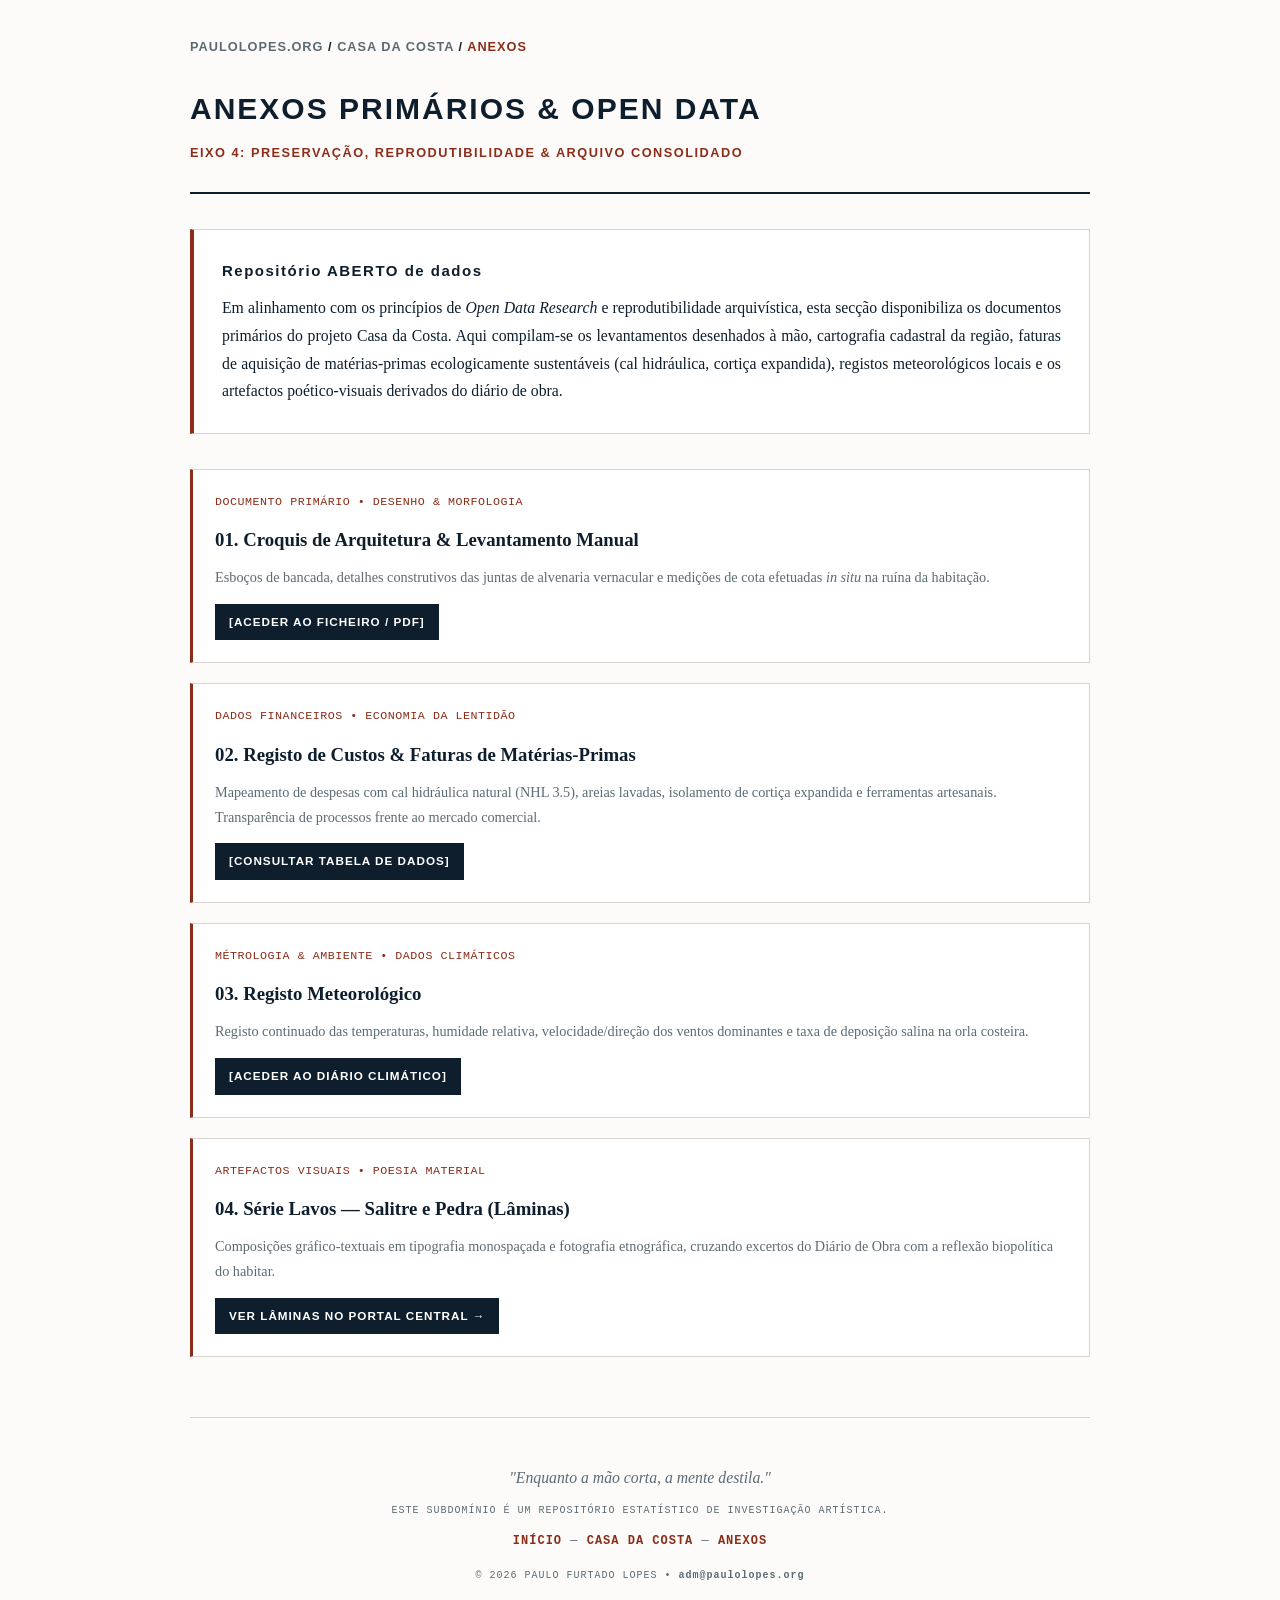
<file: anexos/index.html>
<!DOCTYPE html>
<html lang="pt">
<head>
    <meta charset="UTF-8">
    <meta name="viewport" content="width=device-width, initial-scale=1.0">
    <link rel="icon" type="image/x-icon" href="/favicon.ico">

    <title>Anexos Primários & Open Data | Casa da Costa | Paulo Lopes</title>

    <!-- Framework W3.CSS & Estilos de Suporte -->
    <link rel="stylesheet" href="https://www.w3schools.com/w3css/4/w3.css">
    <link rel="stylesheet" href="../assets/css/custom.css">

    <style>
        /* Paleta Soberana: Azul-Marinho, Vermelho-Tijolo e Fundo Claro (paulolopes.org) */
        :root {
            --bg-color: #fcfbf9;          /* Marfim de Arquivo / Papel */
            --text-color: #0f1e2d;        /* Azul-Marinho Profundo */
            --accent-color: #8c2d19;      /* Vermelho-Tijolo / Sanguínea */
            --muted-color: #5c6b73;       /* Azul Pedra / Grafite / Salitre */
            --border-color: #d8d3cd;      /* Linha de Divisão Subtil */
            --card-bg: #ffffff;           /* Branco Puro para Blocos */
            
            --font-serif: "Cardo", "Georgia", "Times New Roman", serif;
            --font-sans: -apple-system, BlinkMacSystemFont, "Segoe UI", Roboto, sans-serif;
            --font-mono: 'IBM Plex Mono', 'Courier New', monospace;
        }

        body {
            background-color: var(--bg-color) !important;
            color: var(--text-color) !important;
            font-family: var(--font-serif);
            line-height: 1.75;
            font-size: 1.05rem;
            margin: 0;
            min-height: 100vh;
            -webkit-font-smoothing: antialiased;
        }

        .font-sans { font-family: var(--font-sans) !important; }
        .font-mono { font-family: var(--font-mono) !important; }

        /* Navegação Breadcrumb Superior */
        .breadcrumb {
            font-family: var(--font-sans);
            font-size: 0.85rem;
            text-transform: uppercase;
            letter-spacing: 1px;
            font-weight: 600;
            margin-bottom: 25px;
        }

        .breadcrumb a {
            color: var(--muted-color);
            text-decoration: none;
            transition: color 0.2s ease;
        }

        .breadcrumb a:hover {
            color: var(--accent-color);
        }

        .breadcrumb span {
            color: var(--accent-color);
        }

        /* Cabeçalho */
        header {
            border-bottom: 2px solid var(--text-color);
            padding-bottom: 20px;
            margin-bottom: 35px;
        }

        h1 {
            font-family: var(--font-sans);
            font-size: 2rem;
            font-weight: 600;
            letter-spacing: 2px;
            text-transform: uppercase;
            color: var(--text-color);
            margin: 0 0 6px 0;
        }

        .subtitle {
            font-family: var(--font-sans);
            font-size: 0.85rem;
            color: var(--accent-color);
            text-transform: uppercase;
            letter-spacing: 1.5px;
            font-weight: 600;
            margin: 0 0 8px 0;
        }

        /* Bloco Enquadramento Diagnóstico */
        .framework-box {
            background-color: var(--card-bg);
            border: 1px solid var(--border-color);
            border-left: 4px solid var(--accent-color);
            padding: 28px;
            margin-bottom: 35px;
        }

        /* Cartões de Documentos / Anexos */
        .anexo-card {
            background-color: var(--card-bg);
            border: 1px solid var(--border-color);
            border-left: 3px solid var(--accent-color);
            padding: 22px;
            margin-bottom: 20px;
            transition: border-color 0.2s ease, transform 0.2s ease;
        }

        .anexo-card:hover {
            border-color: var(--accent-color);
            transform: translateY(-2px);
        }

        .anexo-card h3 {
            font-family: var(--font-serif);
            font-size: 1.25rem;
            margin: 0 0 8px 0;
            color: var(--text-color);
            font-weight: 600;
        }

        .anexo-card p {
            font-size: 0.95rem;
            color: var(--muted-color);
            margin: 0 0 14px 0;
        }

        .anexo-meta {
            font-family: var(--font-mono);
            font-size: 0.78rem;
            color: var(--accent-color);
            text-transform: uppercase;
            letter-spacing: 0.5px;
            margin-bottom: 12px;
            display: block;
        }

        .file-link {
            font-family: var(--font-sans);
            font-size: 0.78rem;
            font-weight: 600;
            text-transform: uppercase;
            letter-spacing: 1px;
            color: #ffffff;
            background-color: var(--text-color);
            padding: 8px 14px;
            text-decoration: none;
            display: inline-block;
            transition: background 0.2s ease;
        }

        .file-link:hover {
            background-color: var(--accent-color);
        }

        /* Módulo de Newsletter (D2C) */
        .newsletter-section {
            background-color: var(--card-bg);
            border: 1px solid var(--border-color);
            border-top: 3px solid var(--accent-color);
            padding: 28px;
            margin-top: 50px;
            margin-bottom: 50px;
        }

        .embeddable-buttondown-form {
            display: flex;
            flex-direction: column;
            gap: 10px;
            max-width: 440px;
            margin: 0 auto;
        }

        .embeddable-buttondown-form input[type="email"] {
            box-sizing: border-box;
            width: 100%;
            padding: 10px 14px;
            border: 1px solid var(--border-color);
            background: var(--bg-color);
            color: var(--text-color);
            font-family: var(--font-mono);
            font-size: 0.85rem;
            text-align: center;
        }

        .embeddable-buttondown-form input[type="submit"] {
            padding: 12px 18px;
            border: 0;
            background: var(--text-color);
            color: #ffffff;
            font-family: var(--font-sans);
            font-size: 0.85rem;
            font-weight: 600;
            text-transform: uppercase;
            letter-spacing: 1px;
            cursor: pointer;
            transition: background 0.2s ease;
        }

        .embeddable-buttondown-form input[type="submit"]:hover {
            background: var(--accent-color);
        }

        /* Rodapé */
        footer.site-footer {
            margin-top: 60px;
            border-top: 1px solid var(--border-color);
            padding-top: 30px;
            padding-bottom: 30px;
            font-family: var(--font-sans);
            font-size: 0.82rem;
            color: var(--muted-color);
            text-align: center;
        }

        footer.site-footer a {
            color: var(--accent-color);
            text-decoration: none;
            font-weight: 600;
        }

        footer.site-footer a:hover {
            text-decoration: underline;
        }

        .footer-links {
            font-family: var(--font-mono);
            font-size: 0.8rem;
            text-transform: uppercase;
            letter-spacing: 1px;
            margin-bottom: 15px;
        }
    </style>
</head>
<body class="w3-padding-large">

    <main class="w3-content w3-padding-24" style="max-width: 900px;">

        <!-- Navegação Breadcrumb Superior -->
        <nav class="breadcrumb">
            <a href="https://paulolopes.org">paulolopes.org</a> / <a href="../index.html">casa da costa</a> / <span>anexos</span>
        </nav>

        <!-- Cabeçalho -->
        <header>
            <h1>Anexos Primários & Open Data</h1>
            <p class="subtitle">Eixo 4: Preservação, Reprodutibilidade & Arquivo Consolidado</p>
        </header>

        <!-- Enquadramento Teórico -->
        <section class="framework-box">
            <h2 class="w3-medium w3-uppercase font-sans" style="letter-spacing: 1.5px; font-weight: 600; margin-top: 0; color: var(--text-color);">
                Repositório ABERTO de dados
            </h2>
            <p style="margin: 0;" align="justify">
                Em alinhamento com os princípios de <i>Open Data Research</i> e reprodutibilidade arquivística, esta secção disponibiliza os documentos primários do projeto Casa da Costa. Aqui compilam-se os levantamentos desenhados à mão, cartografia cadastral da região, faturas de aquisição de matérias-primas ecologicamente sustentáveis (cal hidráulica, cortiça expandida), registos meteorológicos locais e os artefactos poético-visuais derivados do diário de obra.
            </p>
        </section>

        <!-- Lista de Anexos Primários -->
        <section>

            <div class="anexo-card">
                <span class="anexo-meta">DOCUMENTO PRIMÁRIO • DESENHO & MORFOLOGIA</span>
                <h3>01. Croquis de Arquitetura & Levantamento Manual</h3>
                <p>Esboços de bancada, detalhes construtivos das juntas de alvenaria vernacular e medições de cota efetuadas <i>in situ</i> na ruína da habitação.</p>
                <a href="#" class="file-link">[Aceder ao Ficheiro / PDF]</a>
            </div>

            <div class="anexo-card">
                <span class="anexo-meta">DADOS FINANCEIROS • ECONOMIA DA LENTIDÃO</span>
                <h3>02. Registo de Custos & Faturas de Matérias-Primas</h3>
                <p>Mapeamento de despesas com cal hidráulica natural (NHL 3.5), areias lavadas, isolamento de cortiça expandida e ferramentas artesanais. Transparência de processos frente ao mercado comercial.</p>
                <a href="#" class="file-link">[Consultar Tabela de Dados]</a>
            </div>

            <div class="anexo-card">
                <span class="anexo-meta">MÉTROLOGIA & AMBIENTE • DADOS CLIMÁTICOS</span>
                <h3>03. Registo Meteorológico</h3>
                <p>Registo continuado das temperaturas, humidade relativa, velocidade/direção dos ventos dominantes e taxa de deposição salina na orla costeira.</p>
                <a href="#" class="file-link">[Aceder ao Diário Climático]</a>
            </div>

            <div class="anexo-card">
                <span class="anexo-meta">ARTEFACTOS VISUAIS • POESIA MATERIAL</span>
                <h3>04. Série Lavos — Salitre e Pedra (Lâminas)</h3>
                <p>Composições gráfico-textuais em tipografia monospaçada e fotografia etnográfica, cruzando excertos do Diário de Obra com a reflexão biopolítica do habitar.</p>
                <a href="https://paulolopes.org/artefactos/laminas/" class="file-link">Ver Lâminas no Portal Central &rarr;</a>
            </div>

        </section>

      
        <!-- Rodapé Padronizado -->
        <footer class="site-footer">
            <p class="font-serif" style="font-style: italic; font-size: 1.05rem; color: var(--muted-color); margin-bottom: 10px;">
                "Enquanto a mão corta, a mente destila."
            </p>
            <p class="font-mono w3-tiny w3-uppercase w3-wide" style="letter-spacing: 1px; margin-bottom: 0.8rem;">
                ESTE SUBDOMÍNIO É UM REPOSITÓRIO ESTATÍSTICO DE INVESTIGAÇÃO ARTÍSTICA.
            </p>
            <div class="footer-links">
                <a href="https://paulolopes.org">Início</a> &mdash; 
                <a href="https://paulolopes.org/costa/">Casa da Costa</a> &mdash;
                <a href="./index.html">Anexos</a>
            </div>
            <p class="font-mono w3-tiny w3-uppercase w3-wide" style="letter-spacing: 1px; margin-top: 15px; margin: 0;">
                © 2026 PAULO FURTADO LOPES • <a href="mailto:adm@paulolopes.org" style="color: inherit;">adm@paulolopes.org</a>
            </p>
        </footer>

    </main>

</body>
</html>
</file>
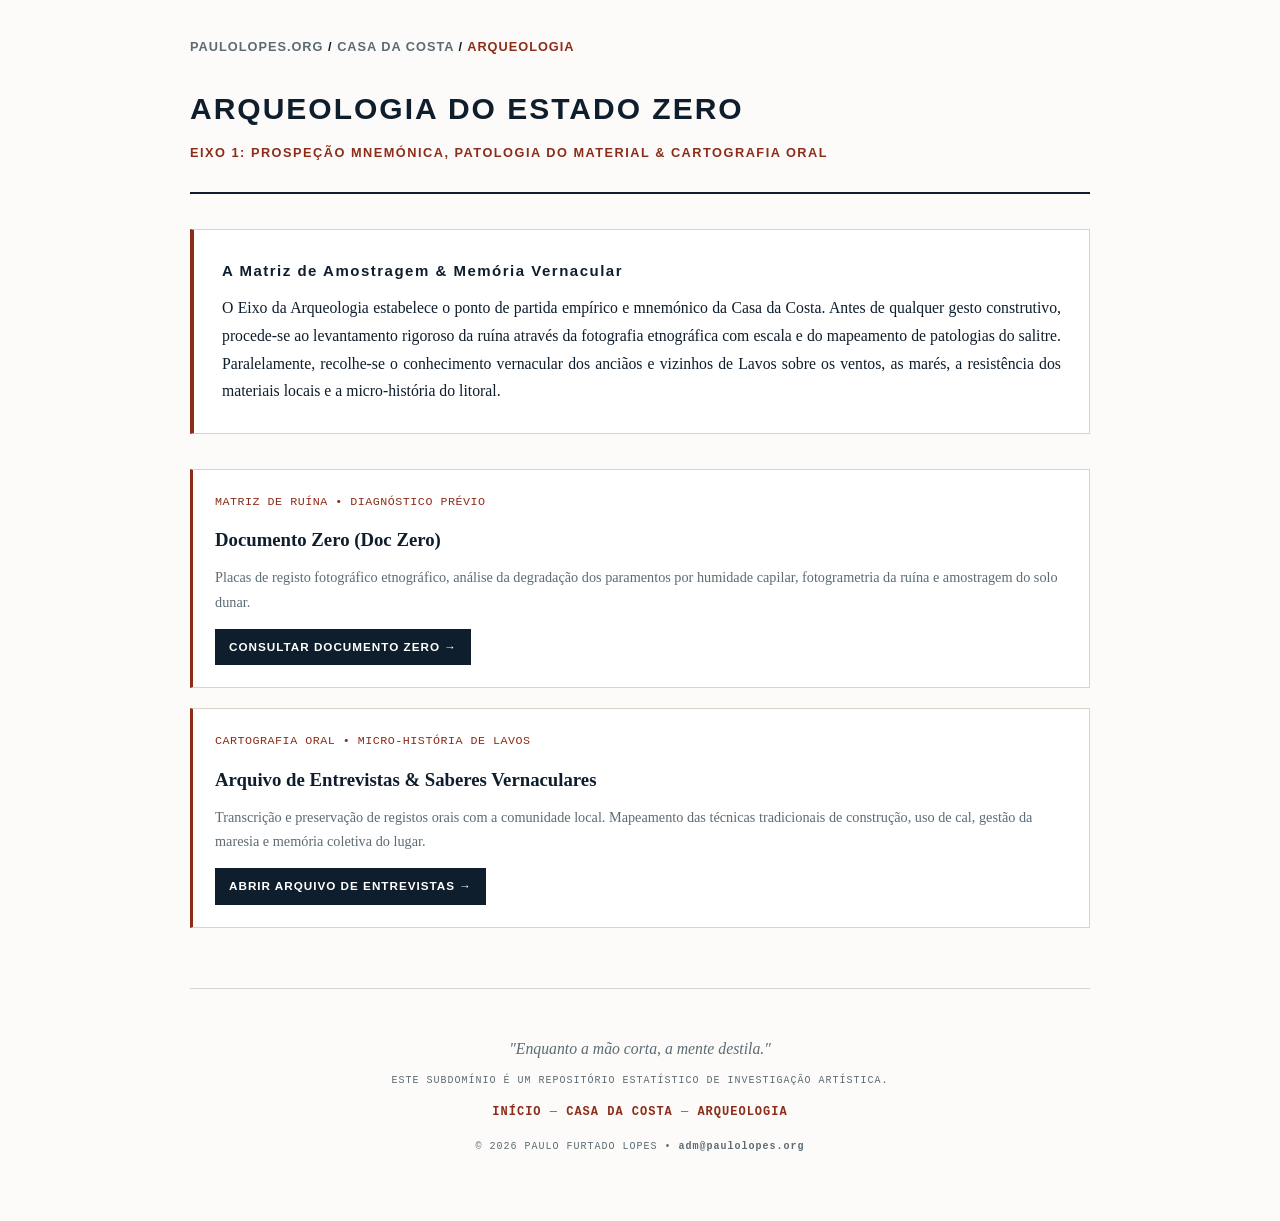
<file: arqueologia/index.html>
<!DOCTYPE html>
<html lang="pt">
<head>
    <meta charset="UTF-8">
    <meta name="viewport" content="width=device-width, initial-scale=1.0">
    <link rel="icon" type="image/x-icon" href="/favicon.ico">

    <title>Arqueologia do Estado Zero | Casa da Costa | Paulo Lopes</title>

    <!-- Framework W3.CSS & Estilos de Suporte -->
    <link rel="stylesheet" href="https://www.w3schools.com/w3css/4/w3.css">
    <link rel="stylesheet" href="../assets/css/custom.css">

    <style>
        /* Paleta Soberana: Azul-Marinho, Vermelho-Tijolo e Fundo Claro (paulolopes.org) */
        :root {
            --bg-color: #fcfbf9;          /* Marfim de Arquivo / Papel */
            --text-color: #0f1e2d;        /* Azul-Marinho Profundo */
            --accent-color: #8c2d19;      /* Vermelho-Tijolo / Sanguínea */
            --muted-color: #5c6b73;       /* Azul Pedra / Grafite / Salitre */
            --border-color: #d8d3cd;      /* Linha de Divisão Subtil */
            --card-bg: #ffffff;           /* Branco Puro para Blocos */
            
            --font-serif: "Cardo", "Georgia", "Times New Roman", serif;
            --font-sans: -apple-system, BlinkMacSystemFont, "Segoe UI", Roboto, sans-serif;
            --font-mono: 'IBM Plex Mono', 'Courier New', monospace;
        }

        body {
            background-color: var(--bg-color) !important;
            color: var(--text-color) !important;
            font-family: var(--font-serif);
            line-height: 1.75;
            font-size: 1.05rem;
            margin: 0;
            min-height: 100vh;
            -webkit-font-smoothing: antialiased;
        }

        .font-sans { font-family: var(--font-sans) !important; }
        .font-mono { font-family: var(--font-mono) !important; }

        /* Navegação Breadcrumb Superior */
        .breadcrumb {
            font-family: var(--font-sans);
            font-size: 0.85rem;
            text-transform: uppercase;
            letter-spacing: 1px;
            font-weight: 600;
            margin-bottom: 25px;
        }

        .breadcrumb a {
            color: var(--muted-color);
            text-decoration: none;
            transition: color 0.2s ease;
        }

        .breadcrumb a:hover {
            color: var(--accent-color);
        }

        .breadcrumb span {
            color: var(--accent-color);
        }

        /* Cabeçalho */
        header {
            border-bottom: 2px solid var(--text-color);
            padding-bottom: 20px;
            margin-bottom: 35px;
        }

        h1 {
            font-family: var(--font-sans);
            font-size: 2rem;
            font-weight: 600;
            letter-spacing: 2px;
            text-transform: uppercase;
            color: var(--text-color);
            margin: 0 0 6px 0;
        }

        .subtitle {
            font-family: var(--font-sans);
            font-size: 0.85rem;
            color: var(--accent-color);
            text-transform: uppercase;
            letter-spacing: 1.5px;
            font-weight: 600;
            margin: 0 0 8px 0;
        }

        /* Bloco Enquadramento Diagnóstico */
        .framework-box {
            background-color: var(--card-bg);
            border: 1px solid var(--border-color);
            border-left: 4px solid var(--accent-color);
            padding: 28px;
            margin-bottom: 35px;
        }

        /* Cartões de Módulos Arqueológicos */
        .arq-card {
            background-color: var(--card-bg);
            border: 1px solid var(--border-color);
            border-left: 3px solid var(--accent-color);
            padding: 22px;
            margin-bottom: 20px;
            transition: border-color 0.2s ease, transform 0.2s ease;
        }

        .arq-card:hover {
            border-color: var(--accent-color);
            transform: translateY(-2px);
        }

        .arq-card h3 {
            font-family: var(--font-serif);
            font-size: 1.25rem;
            margin: 0 0 8px 0;
            color: var(--text-color);
            font-weight: 600;
        }

        .arq-card p {
            font-size: 0.95rem;
            color: var(--muted-color);
            margin: 0 0 14px 0;
        }

        .arq-meta {
            font-family: var(--font-mono);
            font-size: 0.78rem;
            color: var(--accent-color);
            text-transform: uppercase;
            letter-spacing: 0.5px;
            margin-bottom: 12px;
            display: block;
        }

        .file-link {
            font-family: var(--font-sans);
            font-size: 0.78rem;
            font-weight: 600;
            text-transform: uppercase;
            letter-spacing: 1px;
            color: #ffffff;
            background-color: var(--text-color);
            padding: 8px 14px;
            text-decoration: none;
            display: inline-block;
            transition: background 0.2s ease;
        }

        .file-link:hover {
            background-color: var(--accent-color);
        }

        /* Módulo de Newsletter (D2C) */
        .newsletter-section {
            background-color: var(--card-bg);
            border: 1px solid var(--border-color);
            border-top: 3px solid var(--accent-color);
            padding: 28px;
            margin-top: 50px;
            margin-bottom: 50px;
        }

        .embeddable-buttondown-form {
            display: flex;
            flex-direction: column;
            gap: 10px;
            max-width: 440px;
            margin: 0 auto;
        }

        .embeddable-buttondown-form input[type="email"] {
            box-sizing: border-box;
            width: 100%;
            padding: 10px 14px;
            border: 1px solid var(--border-color);
            background: var(--bg-color);
            color: var(--text-color);
            font-family: var(--font-mono);
            font-size: 0.85rem;
            text-align: center;
        }

        .embeddable-buttondown-form input[type="submit"] {
            padding: 12px 18px;
            border: 0;
            background: var(--text-color);
            color: #ffffff;
            font-family: var(--font-sans);
            font-size: 0.85rem;
            font-weight: 600;
            text-transform: uppercase;
            letter-spacing: 1px;
            cursor: pointer;
            transition: background 0.2s ease;
        }

        .embeddable-buttondown-form input[type="submit"]:hover {
            background: var(--accent-color);
        }

        /* Rodapé */
        footer.site-footer {
            margin-top: 60px;
            border-top: 1px solid var(--border-color);
            padding-top: 30px;
            padding-bottom: 30px;
            font-family: var(--font-sans);
            font-size: 0.82rem;
            color: var(--muted-color);
            text-align: center;
        }

        footer.site-footer a {
            color: var(--accent-color);
            text-decoration: none;
            font-weight: 600;
        }

        footer.site-footer a:hover {
            text-decoration: underline;
        }

        .footer-links {
            font-family: var(--font-mono);
            font-size: 0.8rem;
            text-transform: uppercase;
            letter-spacing: 1px;
            margin-bottom: 15px;
        }
    </style>
</head>
<body class="w3-padding-large">

    <main class="w3-content w3-padding-24" style="max-width: 900px;">

        <!-- Navegação Breadcrumb Superior -->
        <nav class="breadcrumb">
            <a href="https://paulolopes.org">paulolopes.org</a> / <a href="../index.html">casa da costa</a> / <span>arqueologia</span>
        </nav>

        <!-- Cabeçalho -->
        <header>
            <h1>Arqueologia do Estado Zero</h1>
            <p class="subtitle">Eixo 1: Prospeção Mnemónica, Patologia do Material & Cartografia Oral</p>
        </header>

        <!-- Enquadramento Teórico -->
        <section class="framework-box">
            <h2 class="w3-medium w3-uppercase font-sans" style="letter-spacing: 1.5px; font-weight: 600; margin-top: 0; color: var(--text-color);">
                A Matriz de Amostragem & Memória Vernacular
            </h2>
            <p style="margin: 0;" align="justify">
                O Eixo da Arqueologia estabelece o ponto de partida empírico e mnemónico da Casa da Costa. Antes de qualquer gesto construtivo, procede-se ao levantamento rigoroso da ruína através da fotografia etnográfica com escala e do mapeamento de patologias do salitre. Paralelamente, recolhe-se o conhecimento vernacular dos anciãos e vizinhos de Lavos sobre os ventos, as marés, a resistência dos materiais locais e a micro-história do litoral.
            </p>
        </section>

        <!-- Registos e Módulos de Arqueologia -->
        <section>

            <div class="arq-card">
                <span class="arq-meta">MATRIZ DE RUÍNA • DIAGNÓSTICO PRÉVIO</span>
                <h3>Documento Zero (Doc Zero)</h3>
                <p>Placas de registo fotográfico etnográfico, análise da degradação dos paramentos por humidade capilar, fotogrametria da ruína e amostragem do solo dunar.</p>
                <a href="doc_zero.html" class="file-link">Consultar Documento Zero &rarr;</a>
            </div>

            <div class="arq-card">
                <span class="arq-meta">CARTOGRAFIA ORAL • MICRO-HISTÓRIA DE LAVOS</span>
                <h3>Arquivo de Entrevistas & Saberes Vernaculares</h3>
                <p>Transcrição e preservação de registos orais com a comunidade local. Mapeamento das técnicas tradicionais de construção, uso de cal, gestão da maresia e memória coletiva do lugar.</p>
                <a href="entrevistas/" class="file-link">Abrir Arquivo de Entrevistas &rarr;</a>
            </div>

        </section>

     

        <!-- Rodapé Padronizado -->
        <footer class="site-footer">
            <p class="font-serif" style="font-style: italic; font-size: 1.05rem; color: var(--muted-color); margin-bottom: 10px;">
                "Enquanto a mão corta, a mente destila."
            </p>
            <p class="font-mono w3-tiny w3-uppercase w3-wide" style="letter-spacing: 1px; margin-bottom: 0.8rem;">
                ESTE SUBDOMÍNIO É UM REPOSITÓRIO ESTATÍSTICO DE INVESTIGAÇÃO ARTÍSTICA.
            </p>
            <div class="footer-links">
                <a href="https://paulolopes.org">Início</a> &mdash; 
                <a href="https://paulolopes.org/costa/">Casa da Costa</a> &mdash;
                <a href="./index.html">Arqueologia</a>
            </div>
            <p class="font-mono w3-tiny w3-uppercase w3-wide" style="letter-spacing: 1px; margin-top: 15px; margin: 0;">
                © 2026 PAULO FURTADO LOPES • <a href="mailto:adm@paulolopes.org" style="color: inherit;">adm@paulolopes.org</a>
            </p>
        </footer>

    </main>

</body>
</html>
</file>
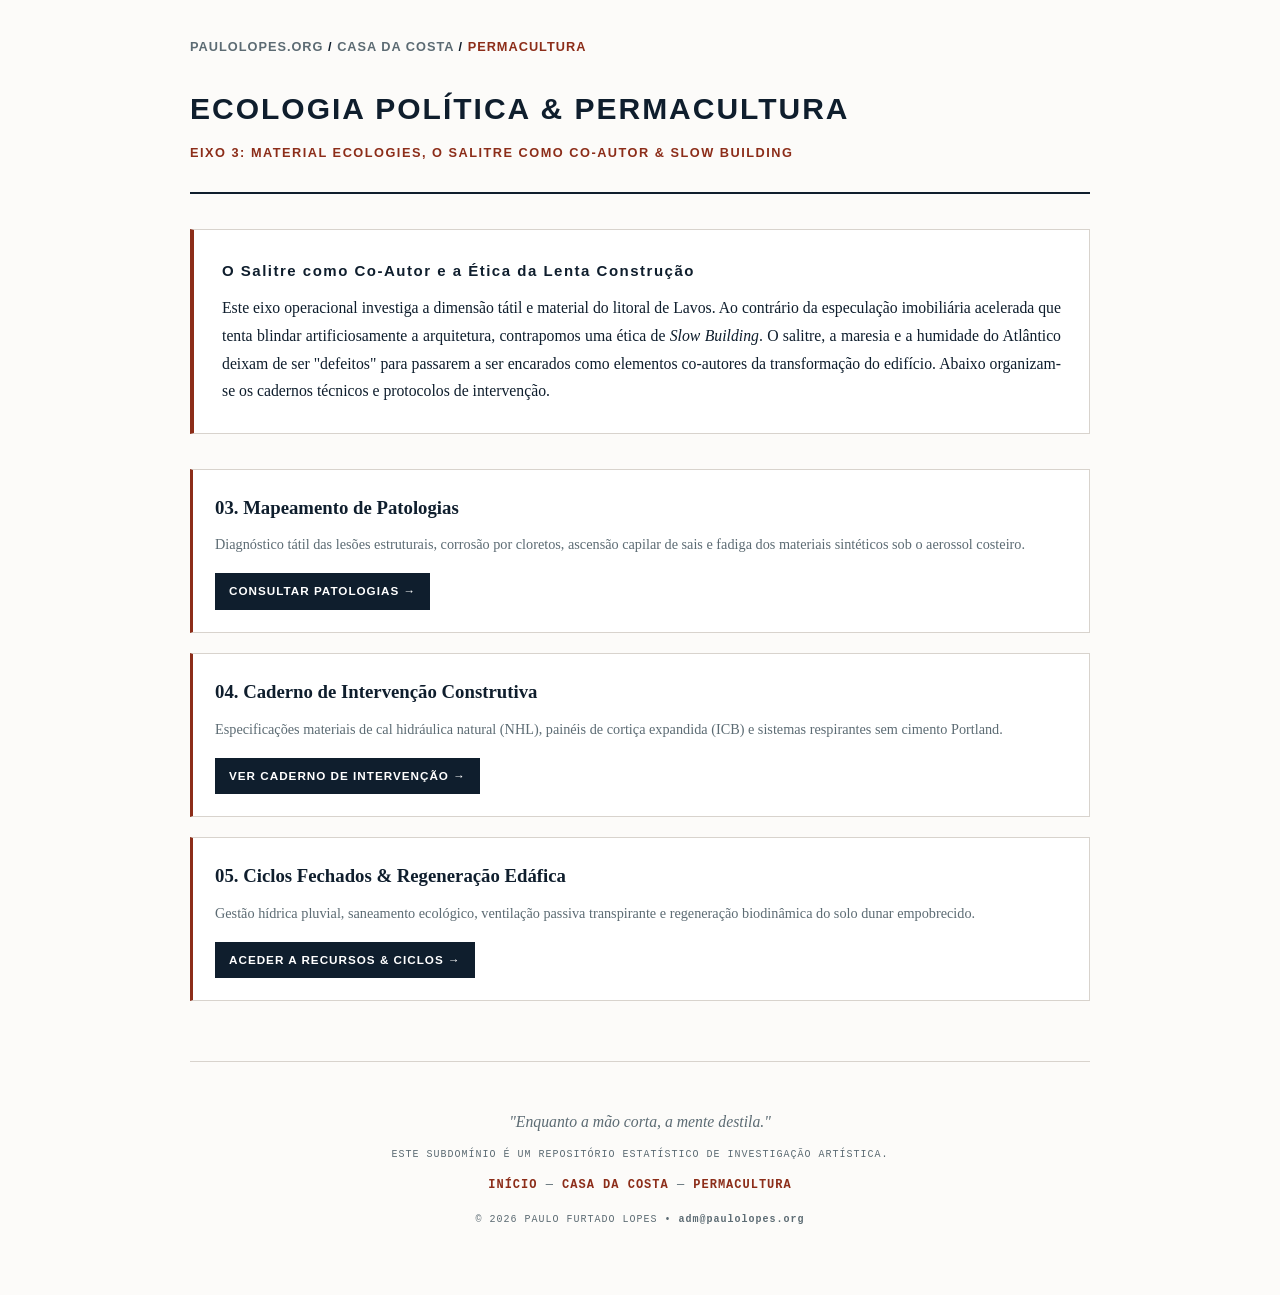
<file: permacultura/index.html>
<!DOCTYPE html>
<html lang="pt">
<head>
    <meta charset="UTF-8">
    <meta name="viewport" content="width=device-width, initial-scale=1.0">
    <link rel="icon" type="image/x-icon" href="/favicon.ico">

    <title>Ecologia Política & Permacultura | Casa da Costa | Paulo Lopes</title>

    <!-- Framework W3.CSS & Estilos de Suporte -->
    <link rel="stylesheet" href="https://www.w3schools.com/w3css/4/w3.css">
    <link rel="stylesheet" href="../assets/css/custom.css">

    <style>
        :root {
            --bg-color: #fcfbf9;          /* Marfim de Arquivo / Papel */
            --text-color: #0f1e2d;        /* Azul-Marinho Profundo */
            --accent-color: #8c2d19;      /* Vermelho-Tijolo / Sanguínea */
            --muted-color: #5c6b73;       /* Azul Pedra / Grafite / Salitre */
            --border-color: #d8d3cd;      /* Linha de Divisão Subtil */
            --card-bg: #ffffff;           /* Branco Puro para Blocos */
            
            --font-serif: "Cardo", "Georgia", "Times New Roman", serif;
            --font-sans: -apple-system, BlinkMacSystemFont, "Segoe UI", Roboto, sans-serif;
            --font-mono: 'IBM Plex Mono', 'Courier New', monospace;
        }

        body {
            background-color: var(--bg-color) !important;
            color: var(--text-color) !important;
            font-family: var(--font-serif);
            line-height: 1.75;
            font-size: 1.05rem;
            margin: 0;
            min-height: 100vh;
            -webkit-font-smoothing: antialiased;
        }

        .font-sans { font-family: var(--font-sans) !important; }
        .font-mono { font-family: var(--font-mono) !important; }

        .breadcrumb {
            font-family: var(--font-sans);
            font-size: 0.85rem;
            text-transform: uppercase;
            letter-spacing: 1px;
            font-weight: 600;
            margin-bottom: 25px;
        }

        .breadcrumb a {
            color: var(--muted-color);
            text-decoration: none;
            transition: color 0.2s ease;
        }

        .breadcrumb a:hover {
            color: var(--accent-color);
        }

        .breadcrumb span {
            color: var(--accent-color);
        }

        header {
            border-bottom: 2px solid var(--text-color);
            padding-bottom: 20px;
            margin-bottom: 35px;
        }

        h1 {
            font-family: var(--font-sans);
            font-size: 2rem;
            font-weight: 600;
            letter-spacing: 2px;
            text-transform: uppercase;
            color: var(--text-color);
            margin: 0 0 6px 0;
        }

        .subtitle {
            font-family: var(--font-sans);
            font-size: 0.85rem;
            color: var(--accent-color);
            text-transform: uppercase;
            letter-spacing: 1.5px;
            font-weight: 600;
            margin: 0 0 8px 0;
        }

        .intro-box {
            background-color: var(--card-bg);
            border: 1px solid var(--border-color);
            border-left: 4px solid var(--accent-color);
            padding: 28px;
            margin-bottom: 35px;
        }

        .doc-card {
            background-color: var(--card-bg);
            border: 1px solid var(--border-color);
            border-left: 3px solid var(--accent-color);
            padding: 22px;
            margin-bottom: 20px;
            transition: border-color 0.2s ease, transform 0.2s ease;
        }

        .doc-card:hover {
            border-color: var(--accent-color);
            transform: translateY(-2px);
        }

        .doc-card h3 {
            font-family: var(--font-serif);
            font-size: 1.25rem;
            margin: 0 0 8px 0;
            color: var(--text-color);
            font-weight: 600;
        }

        .doc-card p {
            font-size: 0.95rem;
            color: var(--muted-color);
            margin: 0 0 16px 0;
        }

        .doc-btn {
            font-family: var(--font-sans);
            font-size: 0.78rem;
            font-weight: 600;
            text-transform: uppercase;
            letter-spacing: 1px;
            color: #ffffff;
            background-color: var(--text-color);
            padding: 8px 14px;
            text-decoration: none;
            display: inline-block;
            transition: background 0.2s ease;
        }

        .doc-btn:hover {
            background-color: var(--accent-color);
        }

        .newsletter-section {
            background-color: var(--card-bg);
            border: 1px solid var(--border-color);
            border-top: 3px solid var(--accent-color);
            padding: 28px;
            margin-top: 50px;
            margin-bottom: 50px;
        }

        .embeddable-buttondown-form {
            display: flex;
            flex-direction: column;
            gap: 10px;
            max-width: 440px;
            margin: 0 auto;
        }

        .embeddable-buttondown-form input[type="email"] {
            box-sizing: border-box;
            width: 100%;
            padding: 10px 14px;
            border: 1px solid var(--border-color);
            background: var(--bg-color);
            color: var(--text-color);
            font-family: var(--font-mono);
            font-size: 0.85rem;
            text-align: center;
        }

        .embeddable-buttondown-form input[type="submit"] {
            padding: 12px 18px;
            border: 0;
            background: var(--text-color);
            color: #ffffff;
            font-family: var(--font-sans);
            font-size: 0.85rem;
            font-weight: 600;
            text-transform: uppercase;
            letter-spacing: 1px;
            cursor: pointer;
            transition: background 0.2s ease;
        }

        .embeddable-buttondown-form input[type="submit"]:hover {
            background: var(--accent-color);
        }

        footer.site-footer {
            margin-top: 60px;
            border-top: 1px solid var(--border-color);
            padding-top: 30px;
            padding-bottom: 30px;
            font-family: var(--font-sans);
            font-size: 0.82rem;
            color: var(--muted-color);
            text-align: center;
        }

        footer.site-footer a {
            color: var(--accent-color);
            text-decoration: none;
            font-weight: 600;
        }

        footer.site-footer a:hover {
            text-decoration: underline;
        }

        .footer-links {
            font-family: var(--font-mono);
            font-size: 0.8rem;
            text-transform: uppercase;
            letter-spacing: 1px;
            margin-bottom: 15px;
        }
    </style>
</head>
<body class="w3-padding-large">

    <main class="w3-content w3-padding-24" style="max-width: 900px;">

        <!-- Navegação Breadcrumb Superior -->
        <nav class="breadcrumb">
            <a href="https://paulolopes.org">paulolopes.org</a> / <a href="../index.html">casa da costa</a> / <span>permacultura</span>
        </nav>

        <!-- Cabeçalho -->
        <header>
            <h1>Ecologia Política & Permacultura</h1>
            <p class="subtitle">Eixo 3: Material Ecologies, O Salitre como Co-Autor & Slow Building</p>
        </header>

        <!-- Enquadramento Teórico -->
        <section class="intro-box">
            <h2 class="w3-medium w3-uppercase font-sans" style="letter-spacing: 1.5px; font-weight: 600; margin-top: 0; color: var(--text-color);">
                O Salitre como Co-Autor e a Ética da Lenta Construção
            </h2>
            <p style="margin: 0;" align="justify">
                Este eixo operacional investiga a dimensão tátil e material do litoral de Lavos. Ao contrário da especulação imobiliária acelerada que tenta blindar artificiosamente a arquitetura, contrapomos uma ética de <i>Slow Building</i>. O salitre, a maresia e a humidade do Atlântico deixam de ser "defeitos" para passarem a ser encarados como elementos co-autores da transformação do edifício. Abaixo organizam-se os cadernos técnicos e protocolos de intervenção.
            </p>
        </section>

        <!-- Documentos / Módulos de Permacultura -->
        <section>
            
            <div class="doc-card">
                <h3>03. Mapeamento de Patologias</h3>
                <p>Diagnóstico tátil das lesões estruturais, corrosão por cloretos, ascensão capilar de sais e fadiga dos materiais sintéticos sob o aerossol costeiro.</p>
                <a href="patologias.html" class="doc-btn">Consultar Patologias &rarr;</a>
            </div>

            <div class="doc-card">
                <h3>04. Caderno de Intervenção Construtiva</h3>
                <p>Especificações materiais de cal hidráulica natural (NHL), painéis de cortiça expandida (ICB) e sistemas respirantes sem cimento Portland.</p>
                <a href="intervencao.html" class="doc-btn">Ver Caderno de Intervenção &rarr;</a>
            </div>

            <div class="doc-card">
                <h3>05. Ciclos Fechados & Regeneração Edáfica</h3>
                <p>Gestão hídrica pluvial, saneamento ecológico, ventilação passiva transpirante e regeneração biodinâmica do solo dunar empobrecido.</p>
                <a href="recursos.html" class="doc-btn">Aceder a Recursos & Ciclos &rarr;</a>
            </div>

        </section>

     

        <!-- Rodapé Padronizado -->
        <footer class="site-footer">
            <p class="font-serif" style="font-style: italic; font-size: 1.05rem; color: var(--muted-color); margin-bottom: 10px;">
                "Enquanto a mão corta, a mente destila."
            </p>
            <p class="font-mono w3-tiny w3-uppercase w3-wide" style="letter-spacing: 1px; margin-bottom: 0.8rem;">
                ESTE SUBDOMÍNIO É UM REPOSITÓRIO ESTATÍSTICO DE INVESTIGAÇÃO ARTÍSTICA.
            </p>
            <div class="footer-links">
                <a href="https://paulolopes.org">Início</a> &mdash; 
                <a href="https://paulolopes.org/costa/">Casa da Costa</a> &mdash;
                <a href="../permacultura/">Permacultura</a>
            </div>
            <p class="font-mono w3-tiny w3-uppercase w3-wide" style="letter-spacing: 1px; margin-top: 15px; margin: 0;">
                © 2026 PAULO FURTADO LOPES • <a href="mailto:adm@paulolopes.org" style="color: inherit;">adm@paulolopes.org</a>
            </p>
        </footer>

    </main>

</body>
</html>
</file>
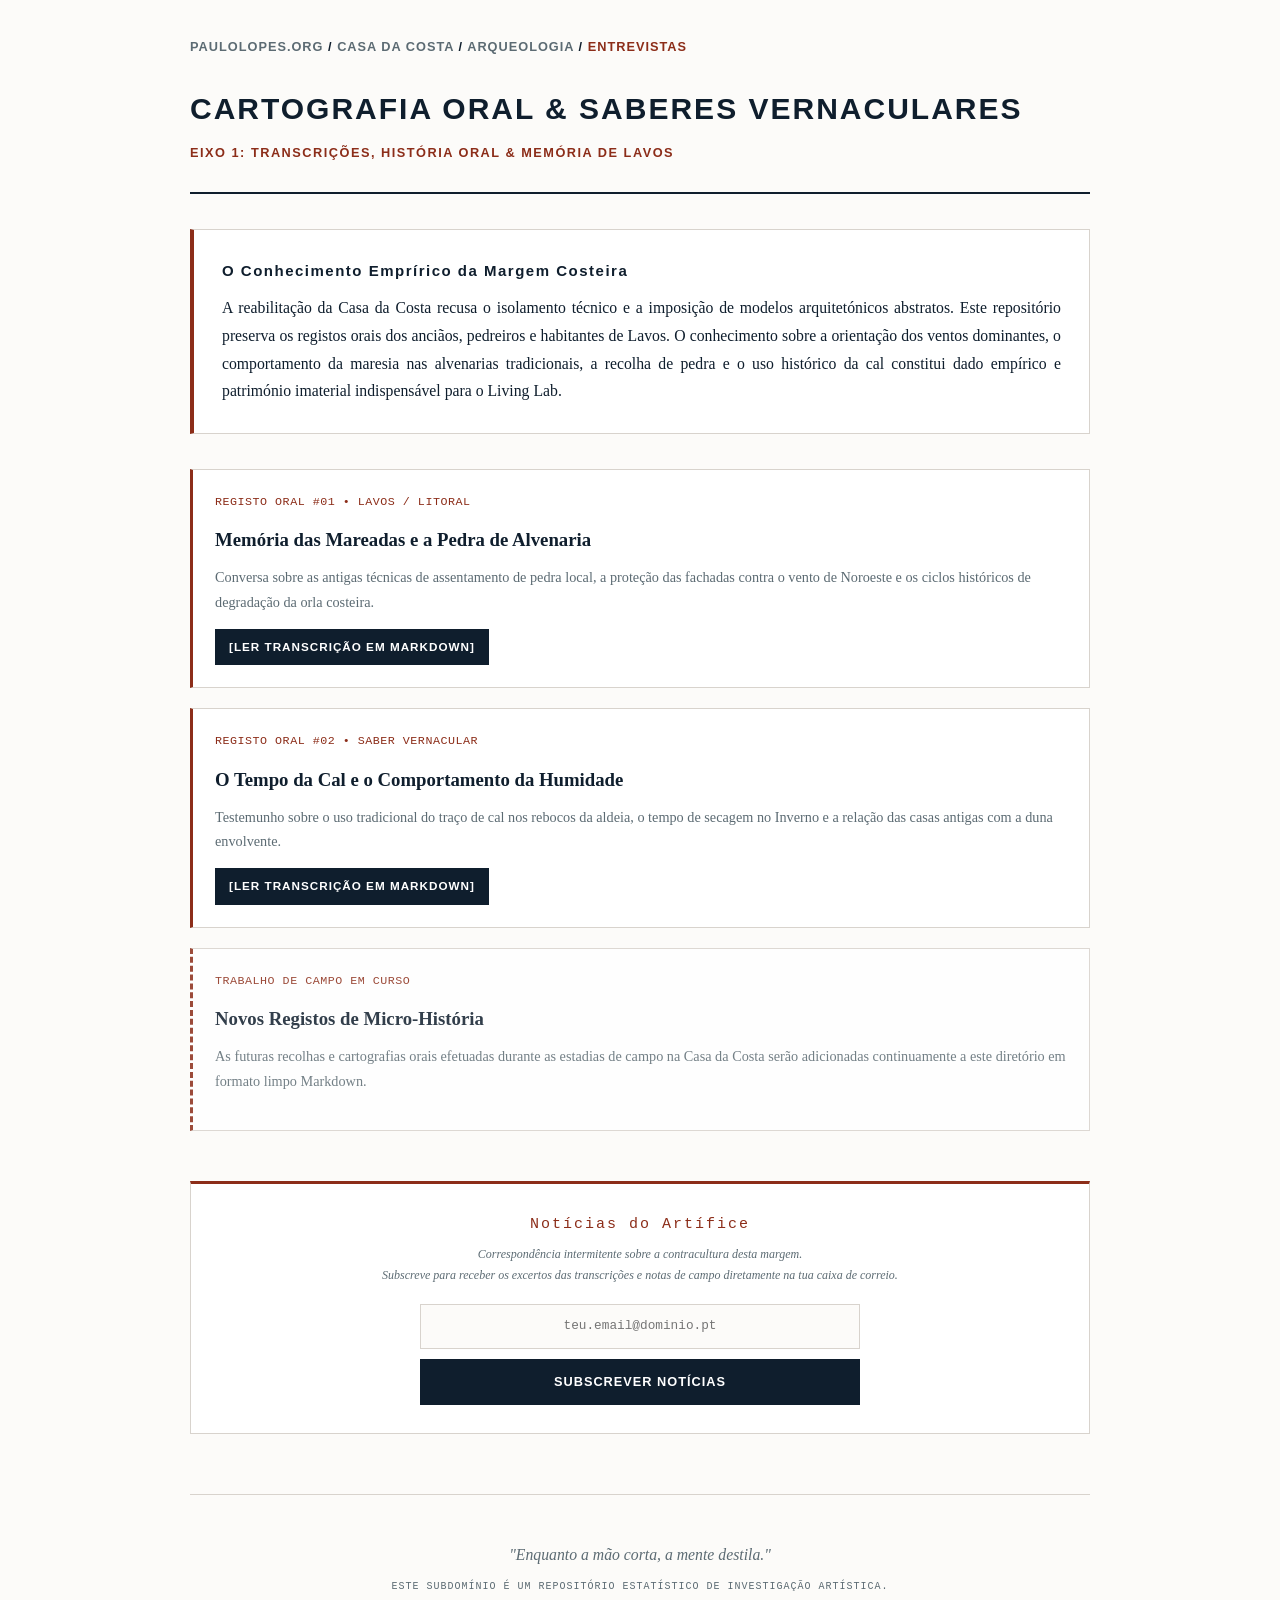
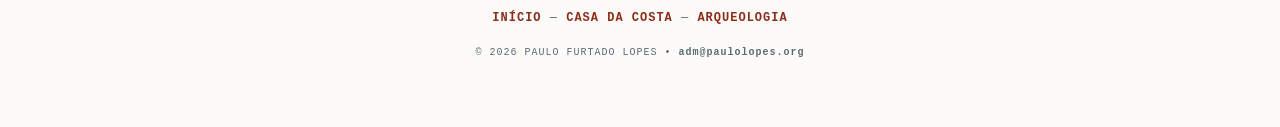
<file: arqueologia/entrevistas/index.html>
<!DOCTYPE html>
<html lang="pt">
<head>
    <meta charset="UTF-8">
    <meta name="viewport" content="width=device-width, initial-scale=1.0">
    <link rel="icon" type="image/x-icon" href="/favicon.ico">

    <title>Arquivo de Entrevistas & Cartografia Oral | Casa da Costa | Paulo Lopes</title>

    <!-- Framework W3.CSS & Estilos de Suporte -->
    <link rel="stylesheet" href="https://www.w3schools.com/w3css/4/w3.css">
    <link rel="stylesheet" href="../../assets/css/custom.css">

    <style>
        /* Paleta Soberana: Azul-Marinho, Vermelho-Tijolo e Fundo Claro (paulolopes.org) */
        :root {
            --bg-color: #fcfbf9;          /* Marfim de Arquivo / Papel */
            --text-color: #0f1e2d;        /* Azul-Marinho Profundo */
            --accent-color: #8c2d19;      /* Vermelho-Tijolo / Sanguínea */
            --muted-color: #5c6b73;       /* Azul Pedra / Grafite / Salitre */
            --border-color: #d8d3cd;      /* Linha de Divisão Subtil */
            --card-bg: #ffffff;           /* Branco Puro para Blocos */
            
            --font-serif: "Cardo", "Georgia", "Times New Roman", serif;
            --font-sans: -apple-system, BlinkMacSystemFont, "Segoe UI", Roboto, sans-serif;
            --font-mono: 'IBM Plex Mono', 'Courier New', monospace;
        }

        body {
            background-color: var(--bg-color) !important;
            color: var(--text-color) !important;
            font-family: var(--font-serif);
            line-height: 1.75;
            font-size: 1.05rem;
            margin: 0;
            min-height: 100vh;
            -webkit-font-smoothing: antialiased;
        }

        .font-sans { font-family: var(--font-sans) !important; }
        .font-mono { font-family: var(--font-mono) !important; }

        /* Navegação Breadcrumb Superior */
        .breadcrumb {
            font-family: var(--font-sans);
            font-size: 0.85rem;
            text-transform: uppercase;
            letter-spacing: 1px;
            font-weight: 600;
            margin-bottom: 25px;
        }

        .breadcrumb a {
            color: var(--muted-color);
            text-decoration: none;
            transition: color 0.2s ease;
        }

        .breadcrumb a:hover {
            color: var(--accent-color);
        }

        .breadcrumb span {
            color: var(--accent-color);
        }

        /* Cabeçalho */
        header {
            border-bottom: 2px solid var(--text-color);
            padding-bottom: 20px;
            margin-bottom: 35px;
        }

        h1 {
            font-family: var(--font-sans);
            font-size: 2rem;
            font-weight: 600;
            letter-spacing: 2px;
            text-transform: uppercase;
            color: var(--text-color);
            margin: 0 0 6px 0;
        }

        .subtitle {
            font-family: var(--font-sans);
            font-size: 0.85rem;
            color: var(--accent-color);
            text-transform: uppercase;
            letter-spacing: 1.5px;
            font-weight: 600;
            margin: 0 0 8px 0;
        }

        /* Bloco Enquadramento Teórico */
        .framework-box {
            background-color: var(--card-bg);
            border: 1px solid var(--border-color);
            border-left: 4px solid var(--accent-color);
            padding: 28px;
            margin-bottom: 35px;
        }

        /* Cartões de Entrevistas / Testemunhos */
        .interview-card {
            background-color: var(--card-bg);
            border: 1px solid var(--border-color);
            border-left: 3px solid var(--accent-color);
            padding: 22px;
            margin-bottom: 20px;
            transition: border-color 0.2s ease, transform 0.2s ease;
        }

        .interview-card:hover {
            border-color: var(--accent-color);
            transform: translateY(-2px);
        }

        .interview-card h3 {
            font-family: var(--font-serif);
            font-size: 1.25rem;
            margin: 0 0 8px 0;
            color: var(--text-color);
            font-weight: 600;
        }

        .interview-card p {
            font-size: 0.95rem;
            color: var(--muted-color);
            margin: 0 0 14px 0;
        }

        .interview-meta {
            font-family: var(--font-mono);
            font-size: 0.78rem;
            color: var(--accent-color);
            text-transform: uppercase;
            letter-spacing: 0.5px;
            margin-bottom: 12px;
            display: block;
        }

        .file-link {
            font-family: var(--font-sans);
            font-size: 0.78rem;
            font-weight: 600;
            text-transform: uppercase;
            letter-spacing: 1px;
            color: #ffffff;
            background-color: var(--text-color);
            padding: 8px 14px;
            text-decoration: none;
            display: inline-block;
            transition: background 0.2s ease;
        }

        .file-link:hover {
            background-color: var(--accent-color);
        }

        /* Módulo de Newsletter (D2C) */
        .newsletter-section {
            background-color: var(--card-bg);
            border: 1px solid var(--border-color);
            border-top: 3px solid var(--accent-color);
            padding: 28px;
            margin-top: 50px;
            margin-bottom: 50px;
        }

        .embeddable-buttondown-form {
            display: flex;
            flex-direction: column;
            gap: 10px;
            max-width: 440px;
            margin: 0 auto;
        }

        .embeddable-buttondown-form input[type="email"] {
            box-sizing: border-box;
            width: 100%;
            padding: 10px 14px;
            border: 1px solid var(--border-color);
            background: var(--bg-color);
            color: var(--text-color);
            font-family: var(--font-mono);
            font-size: 0.85rem;
            text-align: center;
        }

        .embeddable-buttondown-form input[type="submit"] {
            padding: 12px 18px;
            border: 0;
            background: var(--text-color);
            color: #ffffff;
            font-family: var(--font-sans);
            font-size: 0.85rem;
            font-weight: 600;
            text-transform: uppercase;
            letter-spacing: 1px;
            cursor: pointer;
            transition: background 0.2s ease;
        }

        .embeddable-buttondown-form input[type="submit"]:hover {
            background: var(--accent-color);
        }

        /* Rodapé */
        footer.site-footer {
            margin-top: 60px;
            border-top: 1px solid var(--border-color);
            padding-top: 30px;
            padding-bottom: 30px;
            font-family: var(--font-sans);
            font-size: 0.82rem;
            color: var(--muted-color);
            text-align: center;
        }

        footer.site-footer a {
            color: var(--accent-color);
            text-decoration: none;
            font-weight: 600;
        }

        footer.site-footer a:hover {
            text-decoration: underline;
        }

        .footer-links {
            font-family: var(--font-mono);
            font-size: 0.8rem;
            text-transform: uppercase;
            letter-spacing: 1px;
            margin-bottom: 15px;
        }
    </style>
</head>
<body class="w3-padding-large">

    <main class="w3-content w3-padding-24" style="max-width: 900px;">

        <!-- Navegação Breadcrumb Superior -->
        <nav class="breadcrumb">
            <a href="https://paulolopes.org">paulolopes.org</a> / <a href="../../index.html">casa da costa</a> / <a href="../index.html">arqueologia</a> / <span>entrevistas</span>
        </nav>

        <!-- Cabeçalho -->
        <header>
            <h1>Cartografia Oral & Saberes Vernaculares</h1>
            <p class="subtitle">Eixo 1: Transcrições, História Oral & Memória de Lavos</p>
        </header>

        <!-- Enquadramento Teórico -->
        <section class="framework-box">
            <h2 class="w3-medium w3-uppercase font-sans" style="letter-spacing: 1.5px; font-weight: 600; margin-top: 0; color: var(--text-color);">
                O Conhecimento Emprírico da Margem Costeira
            </h2>
            <p style="margin: 0;" align="justify">
                A reabilitação da Casa da Costa recusa o isolamento técnico e a imposição de modelos arquitetónicos abstratos. Este repositório preserva os registos orais dos anciãos, pedreiros e habitantes de Lavos. O conhecimento sobre a orientação dos ventos dominantes, o comportamento da maresia nas alvenarias tradicionais, a recolha de pedra e o uso histórico da cal constitui dado empírico e património imaterial indispensável para o Living Lab.
            </p>
        </section>

        <!-- Lista de Entrevistas e Registos Orais -->
        <section>

            <div class="interview-card">
                <span class="interview-meta">REGISTO ORAL #01 • LAVOS / LITORAL</span>
                <h3>Memória das Mareadas e a Pedra de Alvenaria</h3>
                <p>Conversa sobre as antigas técnicas de assentamento de pedra local, a proteção das fachadas contra o vento de Noroeste e os ciclos históricos de degradação da orla costeira.</p>
                <a href="entrevista_01.md" class="file-link">[Ler Transcrição em Markdown]</a>
            </div>

            <div class="interview-card">
                <span class="interview-meta">REGISTO ORAL #02 • SABER VERNACULAR</span>
                <h3>O Tempo da Cal e o Comportamento da Humidade</h3>
                <p>Testemunho sobre o uso tradicional do traço de cal nos rebocos da aldeia, o tempo de secagem no Inverno e a relação das casas antigas com a duna envolvente.</p>
                <a href="entrevista_02.md" class="file-link">[Ler Transcrição em Markdown]</a>
            </div>

            <!-- Bloco de Nota para Novos Registos -->
            <div class="interview-card" style="border-left-style: dashed; opacity: 0.85;">
                <span class="interview-meta">TRABALHO DE CAMPO EM CURSO</span>
                <h3>Novos Registos de Micro-História</h3>
                <p>As futuras recolhas e cartografias orais efetuadas durante as estadias de campo na Casa da Costa serão adicionadas continuamente a este diretório em formato limpo Markdown.</p>
            </div>

        </section>

        <!-- Módulo de Newsletter (D2C) -->
        <section class="newsletter-section w3-center">
            <h2 class="w3-medium w3-uppercase font-mono" style="color: var(--accent-color); letter-spacing: 2px; margin: 0 0 6px 0;">
                Notícias do Artífice
            </h2>
            <p class="w3-small font-serif" style="color: var(--muted-color); max-width: 580px; margin: 0 auto 1.2rem auto; font-style: italic;">
                Correspondência intermitente sobre a contracultura desta margem. <br>
                Subscreve para receber os excertos das transcrições e notas de campo diretamente na tua caixa de correio.
            </p>

            <form action="https://buttondown.com/api/emails/embed-subscribe/pjfcl" method="post" target="popupwindow" onsubmit="window.open('https://buttondown.com/pjfcl', 'popupwindow')" class="embeddable-buttondown-form">
                <input type="email" name="email" id="bd-email" placeholder="teu.email@dominio.pt" required />
                <input type="submit" value="Subscrever Notícias" />
            </form>
        </section>

        <!-- Rodapé Padronizado -->
        <footer class="site-footer">
            <p class="font-serif" style="font-style: italic; font-size: 1.05rem; color: var(--muted-color); margin-bottom: 10px;">
                "Enquanto a mão corta, a mente destila."
            </p>
            <p class="font-mono w3-tiny w3-uppercase w3-wide" style="letter-spacing: 1px; margin-bottom: 0.8rem;">
                ESTE SUBDOMÍNIO É UM REPOSITÓRIO ESTATÍSTICO DE INVESTIGAÇÃO ARTÍSTICA.
            </p>
            <div class="footer-links">
                <a href="https://paulolopes.org">Início</a> &mdash; 
                <a href="https://paulolopes.org/costa/">Casa da Costa</a> &mdash;
                <a href="../index.html">Arqueologia</a>
            </div>
            <p class="font-mono w3-tiny w3-uppercase w3-wide" style="letter-spacing: 1px; margin-top: 15px; margin: 0;">
                © 2026 PAULO FURTADO LOPES • <a href="mailto:adm@paulolopes.org" style="color: inherit;">adm@paulolopes.org</a>
            </p>
        </footer>

    </main>

</body>
</html>
</file>
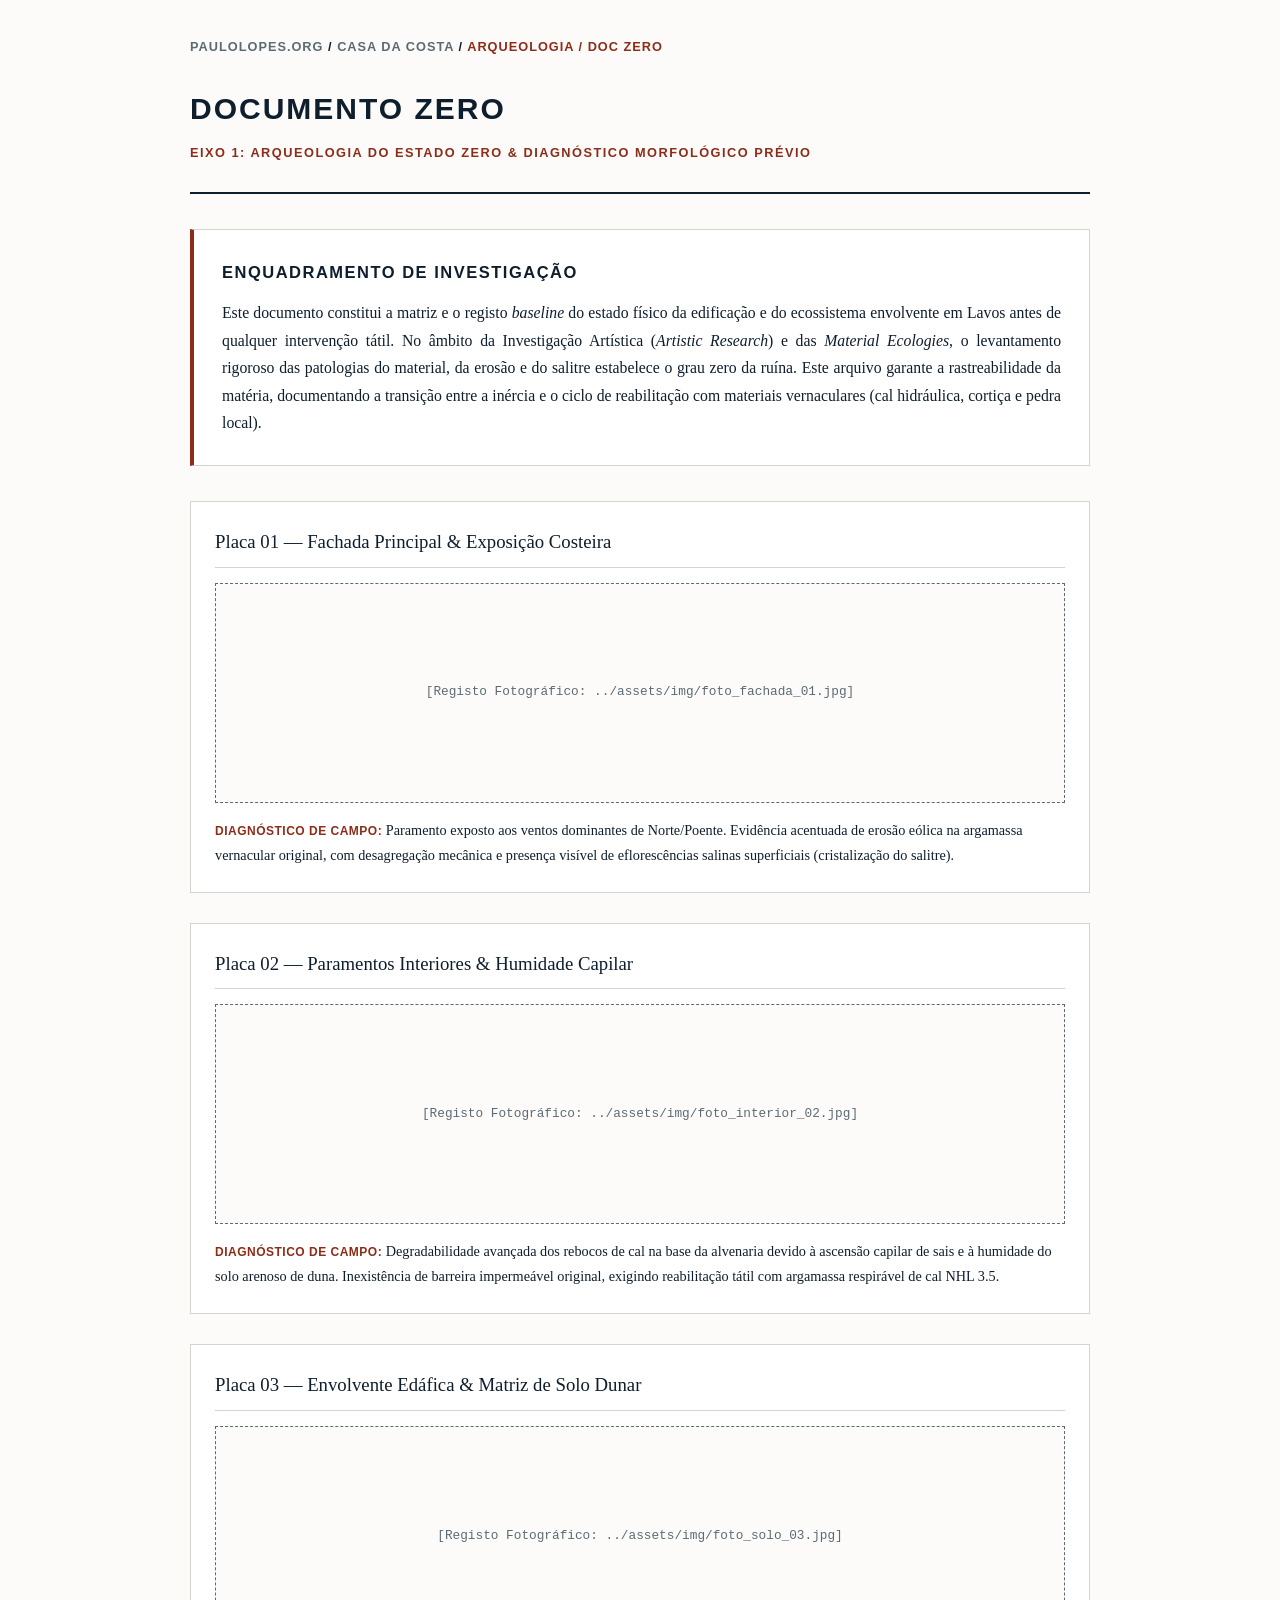
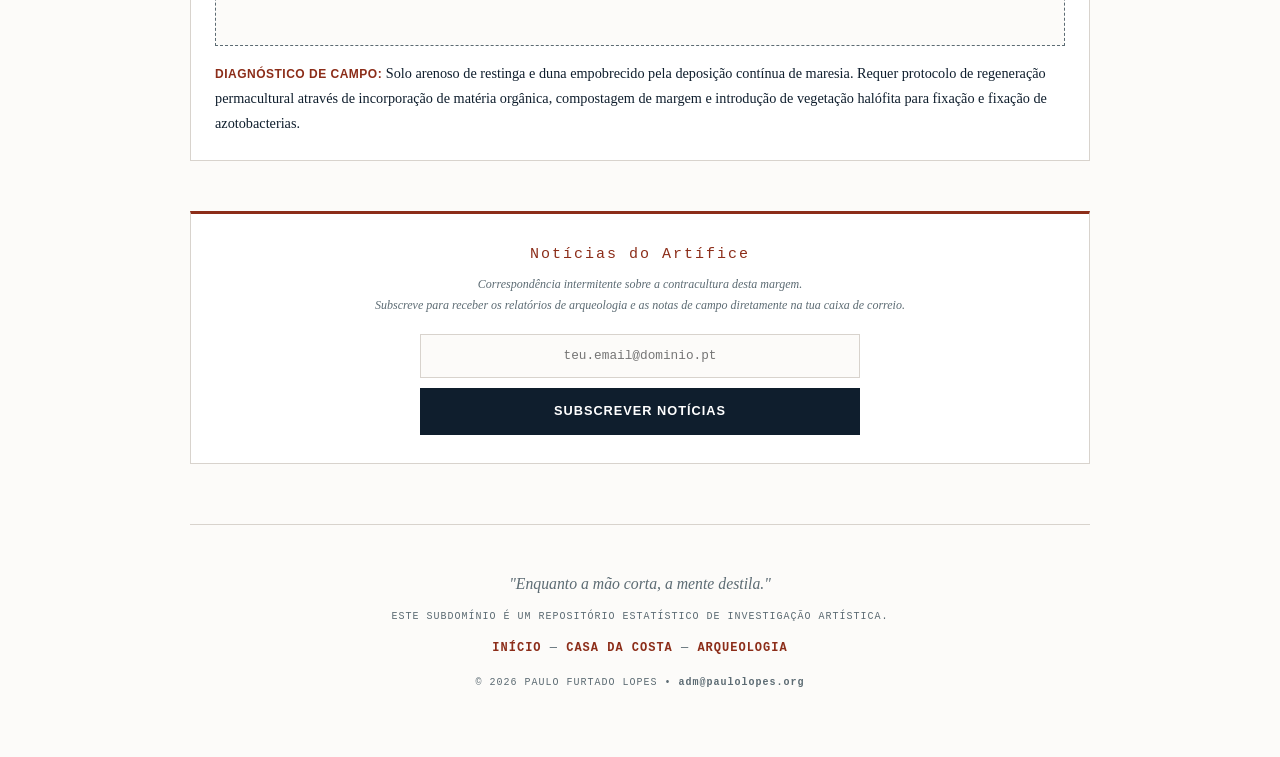
<file: arqueologia/doc_zero.html>
<!DOCTYPE html>
<html lang="pt">
<head>
    <meta charset="UTF-8">
    <meta name="viewport" content="width=device-width, initial-scale=1.0">
    <link rel="icon" type="image/x-icon" href="/favicon.ico">

    <title>Documento Zero — Arqueologia da Ruína | Casa da Costa | Paulo Lopes</title>

    <!-- Framework W3.CSS -->
    <link rel="stylesheet" href="https://www.w3schools.com/w3css/4/w3.css">
    <link rel="stylesheet" href="../assets/css/custom.css">

    <style>
        /* Paleta Soberana: Azul-Marinho, Vermelho-Tijolo e Fundo Claro (paulolopes.org) */
        :root {
            --bg-color: #fcfbf9;          /* Marfim de Arquivo / Papel */
            --text-color: #0f1e2d;        /* Azul-Marinho Profundo */
            --accent-color: #8c2d19;      /* Vermelho-Tijolo / Sanguínea */
            --muted-color: #5c6b73;       /* Azul Pedra / Grafite / Salitre */
            --border-color: #d8d3cd;      /* Linha de Divisão Subtil */
            --card-bg: #ffffff;           /* Branco Puro para Blocos */
            
            --font-serif: "Cardo", "Georgia", "Times New Roman", serif;
            --font-sans: -apple-system, BlinkMacSystemFont, "Segoe UI", Roboto, sans-serif;
            --font-mono: 'IBM Plex Mono', 'Courier New', monospace;
        }

        body {
            background-color: var(--bg-color) !important;
            color: var(--text-color) !important;
            font-family: var(--font-serif);
            line-height: 1.75;
            font-size: 1.05rem;
            margin: 0;
            min-height: 100vh;
            -webkit-font-smoothing: antialiased;
        }

        .font-sans { font-family: var(--font-sans) !important; }
        .font-mono { font-family: var(--font-mono) !important; }

        /* Navegação Breadcrumb Superior */
        .breadcrumb {
            font-family: var(--font-sans);
            font-size: 0.85rem;
            text-transform: uppercase;
            letter-spacing: 1px;
            font-weight: 600;
            margin-bottom: 25px;
        }

        .breadcrumb a {
            color: var(--muted-color);
            text-decoration: none;
            transition: color 0.2s ease;
        }

        .breadcrumb a:hover {
            color: var(--accent-color);
        }

        .breadcrumb span {
            color: var(--accent-color);
        }

        /* Cabeçalho */
        header {
            border-bottom: 2px solid var(--text-color);
            padding-bottom: 20px;
            margin-bottom: 35px;
        }

        h1 {
            font-family: var(--font-sans);
            font-size: 2rem;
            font-weight: 600;
            letter-spacing: 2px;
            text-transform: uppercase;
            color: var(--text-color);
            margin: 0 0 6px 0;
        }

        .subtitle {
            font-family: var(--font-sans);
            font-size: 0.85rem;
            color: var(--accent-color);
            text-transform: uppercase;
            letter-spacing: 1.5px;
            font-weight: 600;
            margin: 0 0 8px 0;
        }

        /* Bloco Enquadramento Diagnóstico */
        .framework-box {
            background-color: var(--card-bg);
            border: 1px solid var(--border-color);
            border-left: 4px solid var(--accent-color);
            padding: 28px;
            margin-bottom: 35px;
        }

        .framework-box h2 {
            font-family: var(--font-sans);
            font-size: 1.1rem;
            font-weight: 600;
            text-transform: uppercase;
            letter-spacing: 1.5px;
            color: var(--text-color);
            margin-top: 0;
            margin-bottom: 12px;
        }

        /* Placas de Registo Etnográfico */
        .photo-card {
            background-color: var(--card-bg);
            border: 1px solid var(--border-color);
            padding: 24px;
            margin-bottom: 30px;
            transition: border-color 0.2s ease;
        }

        .photo-card:hover {
            border-color: var(--accent-color);
        }

        .photo-card h3 {
            font-family: var(--font-serif);
            font-size: 1.25rem;
            color: var(--text-color);
            margin-top: 0;
            margin-bottom: 15px;
            border-bottom: 1px solid var(--border-color);
            padding-bottom: 8px;
        }

        .image-placeholder {
            background-color: var(--bg-color);
            border: 1px dashed var(--muted-color);
            min-height: 220px;
            display: flex;
            align-items: center;
            justify-content: center;
            margin-bottom: 15px;
            color: var(--muted-color);
            font-family: var(--font-mono);
            font-size: 0.85rem;
        }

        .meta-analysis {
            font-size: 0.95rem;
            color: var(--text-color);
            margin: 0;
        }

        .meta-analysis b {
            font-family: var(--font-sans);
            text-transform: uppercase;
            font-size: 0.8rem;
            letter-spacing: 0.5px;
            color: var(--accent-color);
        }

        /* Módulo de Newsletter (D2C) */
        .newsletter-section {
            background-color: var(--card-bg);
            border: 1px solid var(--border-color);
            border-top: 3px solid var(--accent-color);
            padding: 28px;
            margin-top: 50px;
            margin-bottom: 50px;
        }

        .embeddable-buttondown-form {
            display: flex;
            flex-direction: column;
            gap: 10px;
            max-width: 440px;
            margin: 0 auto;
        }

        .embeddable-buttondown-form input[type="email"] {
            box-sizing: border-box;
            width: 100%;
            padding: 10px 14px;
            border: 1px solid var(--border-color);
            background: var(--bg-color);
            color: var(--text-color);
            font-family: var(--font-mono);
            font-size: 0.85rem;
            text-align: center;
        }

        .embeddable-buttondown-form input[type="submit"] {
            padding: 12px 18px;
            border: 0;
            background: var(--text-color);
            color: #ffffff;
            font-family: var(--font-sans);
            font-size: 0.85rem;
            font-weight: 600;
            text-transform: uppercase;
            letter-spacing: 1px;
            cursor: pointer;
            transition: background 0.2s ease;
        }

        .embeddable-buttondown-form input[type="submit"]:hover {
            background: var(--accent-color);
        }

        /* Rodapé */
        footer.site-footer {
            margin-top: 60px;
            border-top: 1px solid var(--border-color);
            padding-top: 30px;
            padding-bottom: 30px;
            font-family: var(--font-sans);
            font-size: 0.82rem;
            color: var(--muted-color);
            text-align: center;
        }

        footer.site-footer a {
            color: var(--accent-color);
            text-decoration: none;
            font-weight: 600;
        }

        footer.site-footer a:hover {
            text-decoration: underline;
        }

        .footer-links {
            font-family: var(--font-mono);
            font-size: 0.8rem;
            text-transform: uppercase;
            letter-spacing: 1px;
            margin-bottom: 15px;
        }
    </style>
</head>
<body class="w3-padding-large">

    <main class="w3-content w3-padding-24" style="max-width: 900px;">

        <!-- Navegação Breadcrumb Superior -->
        <nav class="breadcrumb">
            <a href="https://paulolopes.org">paulolopes.org</a> / <a href="../index.html">casa da costa</a> / <span>arqueologia / doc zero</span>
        </nav>

        <!-- Cabeçalho -->
        <header>
            <h1>Documento Zero</h1>
            <p class="subtitle">Eixo 1: Arqueologia do Estado Zero & Diagnóstico Morfológico Prévio</p>
        </header>

        <!-- Enquadramento Epistemológico e Técnico -->
        <section class="framework-box">
            <h2>Enquadramento de Investigação</h2>
            <p style="margin: 0;" align="justify">
                Este documento constitui a matriz e o registo <i>baseline</i> do estado físico da edificação e do ecossistema envolvente em Lavos antes de qualquer intervenção tátil. No âmbito da Investigação Artística (<i>Artistic Research</i>) e das <i>Material Ecologies</i>, o levantamento rigoroso das patologias do material, da erosão e do salitre estabelece o grau zero da ruína. Este arquivo garante a rastreabilidade da matéria, documentando a transição entre a inércia e o ciclo de reabilitação com materiais vernaculares (cal hidráulica, cortiça e pedra local).
            </p>
        </section>

        <!-- Placas de Registo Fotográfico e Etnográfico -->
        <section>
            
            <div class="photo-card">
                <h3>Placa 01 — Fachada Principal & Exposição Costeira</h3>
                <div class="image-placeholder">
                    <span>[Registo Fotográfico: ../assets/img/foto_fachada_01.jpg]</span>
                </div>
                <p class="meta-analysis">
                    <b>Diagnóstico de Campo:</b> Paramento exposto aos ventos dominantes de Norte/Poente. Evidência acentuada de erosão eólica na argamassa vernacular original, com desagregação mecânica e presença visível de eflorescências salinas superficiais (cristalização do salitre).
                </p>
            </div>

            <div class="photo-card">
                <h3>Placa 02 — Paramentos Interiores & Humidade Capilar</h3>
                <div class="image-placeholder">
                    <span>[Registo Fotográfico: ../assets/img/foto_interior_02.jpg]</span>
                </div>
                <p class="meta-analysis">
                    <b>Diagnóstico de Campo:</b> Degradabilidade avançada dos rebocos de cal na base da alvenaria devido à ascensão capilar de sais e à humidade do solo arenoso de duna. Inexistência de barreira impermeável original, exigindo reabilitação tátil com argamassa respirável de cal NHL 3.5.
                </p>
            </div>

            <div class="photo-card">
                <h3>Placa 03 — Envolvente Edáfica & Matriz de Solo Dunar</h3>
                <div class="image-placeholder">
                    <span>[Registo Fotográfico: ../assets/img/foto_solo_03.jpg]</span>
                </div>
                <p class="meta-analysis">
                    <b>Diagnóstico de Campo:</b> Solo arenoso de restinga e duna empobrecido pela deposição contínua de maresia. Requer protocolo de regeneração permacultural através de incorporação de matéria orgânica, compostagem de margem e introdução de vegetação halófita para fixação e fixação de azotobacterias.
                </p>
            </div>

        </section>

        <!-- Módulo de Newsletter (D2C) -->
        <section class="newsletter-section w3-center">
            <h2 class="w3-medium w3-uppercase font-mono" style="color: var(--accent-color); letter-spacing: 2px; margin: 0 0 6px 0;">
                Notícias do Artífice
            </h2>
            <p class="w3-small font-serif" style="color: var(--muted-color); max-width: 580px; margin: 0 auto 1.2rem auto; font-style: italic;">
                Correspondência intermitente sobre a contracultura desta margem. <br>
                Subscreve para receber os relatórios de arqueologia e as notas de campo diretamente na tua caixa de correio.
            </p>

            <form action="https://buttondown.com/api/emails/embed-subscribe/pjfcl" method="post" target="popupwindow" onsubmit="window.open('https://buttondown.com/pjfcl', 'popupwindow')" class="embeddable-buttondown-form">
                <input type="email" name="email" id="bd-email" placeholder="teu.email@dominio.pt" required />
                <input type="submit" value="Subscrever Notícias" />
            </form>
        </section>

        <!-- Rodapé Padronizado -->
        <footer class="site-footer">
            <p class="font-serif" style="font-style: italic; font-size: 1.05rem; color: var(--muted-color); margin-bottom: 10px;">
                "Enquanto a mão corta, a mente destila."
            </p>
            <p class="font-mono w3-tiny w3-uppercase w3-wide" style="letter-spacing: 1px; margin-bottom: 0.8rem;">
                ESTE SUBDOMÍNIO É UM REPOSITÓRIO ESTATÍSTICO DE INVESTIGAÇÃO ARTÍSTICA.
            </p>
            <div class="footer-links">
                <a href="https://paulolopes.org">Início</a> &mdash; 
                <a href="https://paulolopes.org/costa/">Casa da Costa</a> &mdash;
                <a href="../arqueologia/">Arqueologia</a>
            </div>
            <p class="font-mono w3-tiny w3-uppercase w3-wide" style="letter-spacing: 1px; margin-top: 15px; margin: 0;">
                © 2026 PAULO FURTADO LOPES • <a href="mailto:adm@paulolopes.org" style="color: inherit;">adm@paulolopes.org</a>
            </p>
        </footer>

    </main>

</body>
</html>
</file>
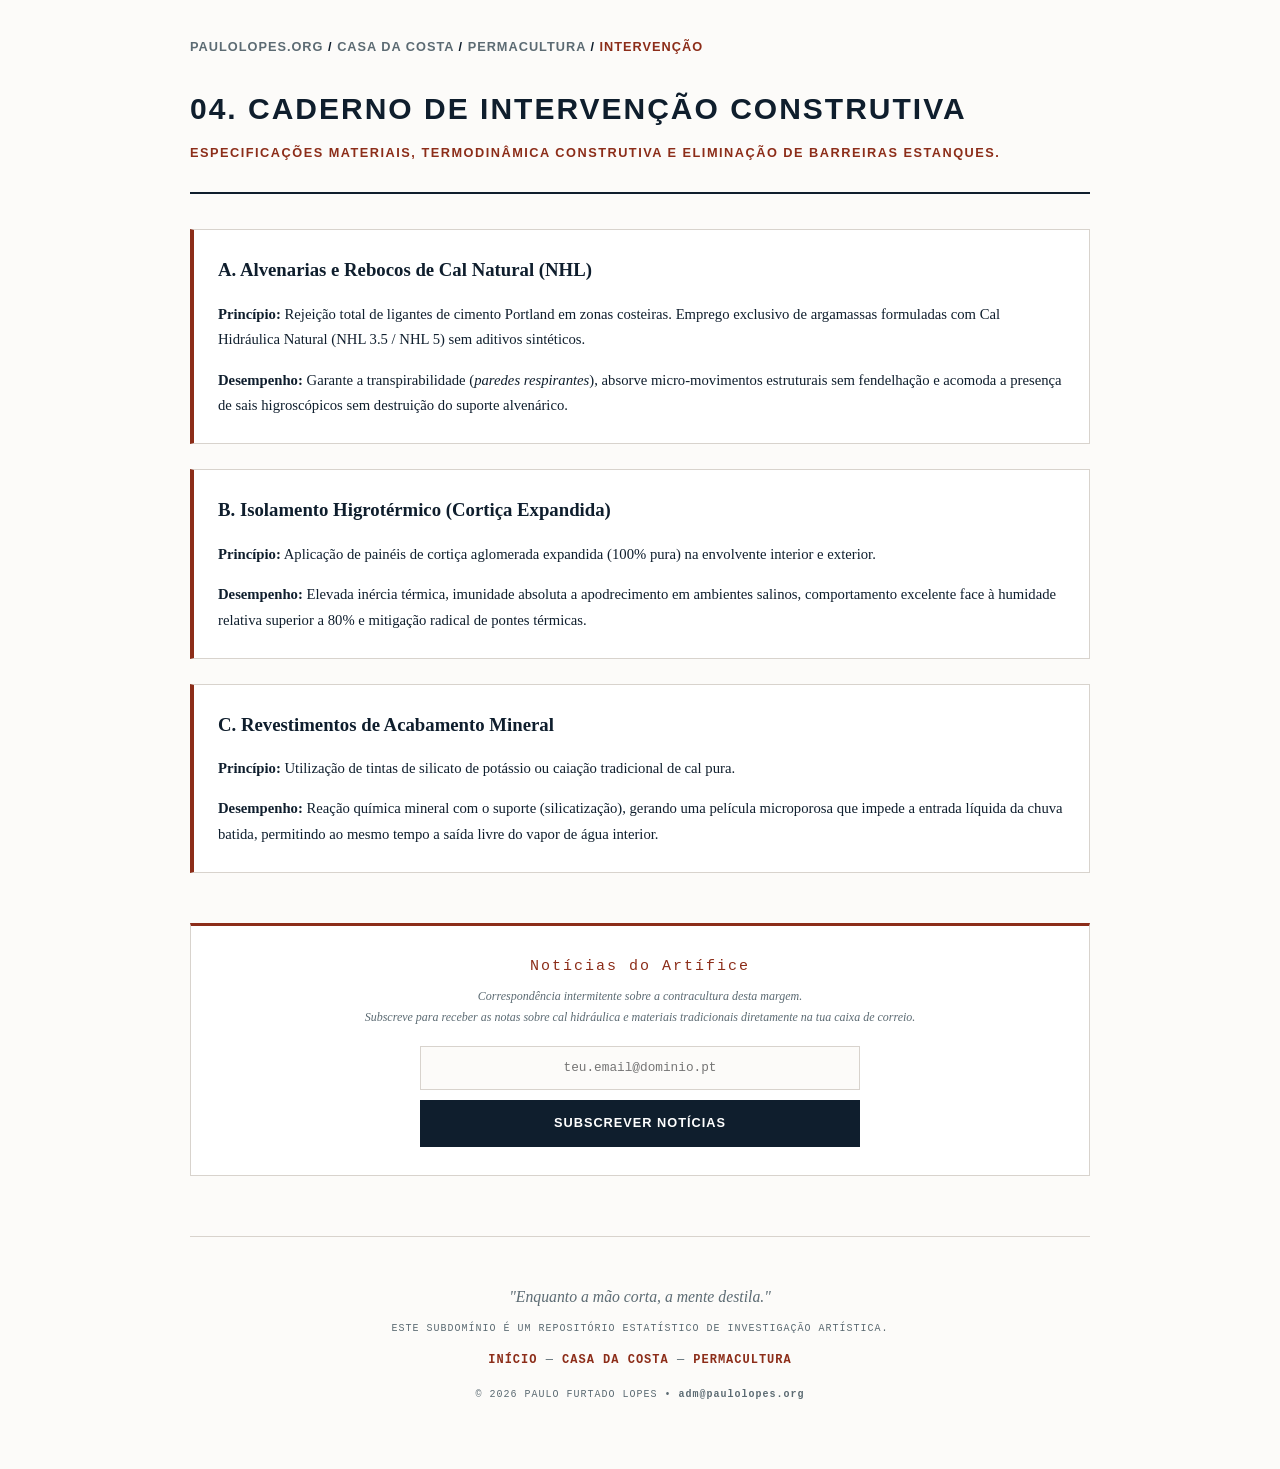
<file: permacultura/intervencao.html>
<!DOCTYPE html>
<html lang="pt">
<head>
    <meta charset="UTF-8">
    <meta name="viewport" content="width=device-width, initial-scale=1.0">
    <link rel="icon" type="image/x-icon" href="/favicon.ico">

    <title>Intervenção Construtiva | Permacultura | Casa da Costa | Paulo Lopes</title>

    <!-- Framework W3.CSS & Estilos de Suporte -->
    <link rel="stylesheet" href="https://www.w3schools.com/w3css/4/w3.css">
    <link rel="stylesheet" href="../assets/css/custom.css">

    <style>
        :root {
            --bg-color: #fcfbf9;          /* Marfim de Arquivo / Papel */
            --text-color: #0f1e2d;        /* Azul-Marinho Profundo */
            --accent-color: #8c2d19;      /* Vermelho-Tijolo / Sanguínea */
            --muted-color: #5c6b73;       /* Azul Pedra / Grafite / Salitre */
            --border-color: #d8d3cd;      /* Linha de Divisão Subtil */
            --card-bg: #ffffff;           /* Branco Puro para Blocos */
            
            --font-serif: "Cardo", "Georgia", "Times New Roman", serif;
            --font-sans: -apple-system, BlinkMacSystemFont, "Segoe UI", Roboto, sans-serif;
            --font-mono: 'IBM Plex Mono', 'Courier New', monospace;
        }

        body {
            background-color: var(--bg-color) !important;
            color: var(--text-color) !important;
            font-family: var(--font-serif);
            line-height: 1.75;
            font-size: 1.05rem;
            margin: 0;
            min-height: 100vh;
            -webkit-font-smoothing: antialiased;
        }

        .font-sans { font-family: var(--font-sans) !important; }
        .font-mono { font-family: var(--font-mono) !important; }

        .breadcrumb {
            font-family: var(--font-sans);
            font-size: 0.85rem;
            text-transform: uppercase;
            letter-spacing: 1px;
            font-weight: 600;
            margin-bottom: 25px;
        }

        .breadcrumb a {
            color: var(--muted-color);
            text-decoration: none;
            transition: color 0.2s ease;
        }

        .breadcrumb a:hover {
            color: var(--accent-color);
        }

        .breadcrumb span {
            color: var(--accent-color);
        }

        header {
            border-bottom: 2px solid var(--text-color);
            padding-bottom: 20px;
            margin-bottom: 35px;
        }

        h1 {
            font-family: var(--font-sans);
            font-size: 2rem;
            font-weight: 600;
            letter-spacing: 2px;
            text-transform: uppercase;
            color: var(--text-color);
            margin: 0 0 6px 0;
        }

        .subtitle {
            font-family: var(--font-sans);
            font-size: 0.85rem;
            color: var(--accent-color);
            text-transform: uppercase;
            letter-spacing: 1.5px;
            font-weight: 600;
            margin: 0 0 8px 0;
        }

        .section-card {
            background-color: var(--card-bg);
            border: 1px solid var(--border-color);
            border-left: 4px solid var(--accent-color);
            padding: 24px;
            margin-bottom: 25px;
        }

        .section-card h3 {
            font-family: var(--font-serif);
            font-size: 1.25rem;
            color: var(--text-color);
            margin-top: 0;
            margin-bottom: 12px;
            font-weight: 600;
        }

        .section-card p {
            font-size: 0.98rem;
            color: var(--text-color);
            margin-bottom: 10px;
        }

        .section-card p:last-child {
            margin-bottom: 0;
        }

        .newsletter-section {
            background-color: var(--card-bg);
            border: 1px solid var(--border-color);
            border-top: 3px solid var(--accent-color);
            padding: 28px;
            margin-top: 50px;
            margin-bottom: 50px;
        }

        .embeddable-buttondown-form {
            display: flex;
            flex-direction: column;
            gap: 10px;
            max-width: 440px;
            margin: 0 auto;
        }

        .embeddable-buttondown-form input[type="email"] {
            box-sizing: border-box;
            width: 100%;
            padding: 10px 14px;
            border: 1px solid var(--border-color);
            background: var(--bg-color);
            color: var(--text-color);
            font-family: var(--font-mono);
            font-size: 0.85rem;
            text-align: center;
        }

        .embeddable-buttondown-form input[type="submit"] {
            padding: 12px 18px;
            border: 0;
            background: var(--text-color);
            color: #ffffff;
            font-family: var(--font-sans);
            font-size: 0.85rem;
            font-weight: 600;
            text-transform: uppercase;
            letter-spacing: 1px;
            cursor: pointer;
            transition: background 0.2s ease;
        }

        .embeddable-buttondown-form input[type="submit"]:hover {
            background: var(--accent-color);
        }

        footer.site-footer {
            margin-top: 60px;
            border-top: 1px solid var(--border-color);
            padding-top: 30px;
            padding-bottom: 30px;
            font-family: var(--font-sans);
            font-size: 0.82rem;
            color: var(--muted-color);
            text-align: center;
        }

        footer.site-footer a {
            color: var(--accent-color);
            text-decoration: none;
            font-weight: 600;
        }

        footer.site-footer a:hover {
            text-decoration: underline;
        }

        .footer-links {
            font-family: var(--font-mono);
            font-size: 0.8rem;
            text-transform: uppercase;
            letter-spacing: 1px;
            margin-bottom: 15px;
        }
    </style>
</head>
<body class="w3-padding-large">

    <main class="w3-content w3-padding-24" style="max-width: 900px;">

        <!-- Navegação Breadcrumb Superior -->
        <nav class="breadcrumb">
            <a href="https://paulolopes.org">paulolopes.org</a> / <a href="../index.html">casa da costa</a> / <a href="./index.html">permacultura</a> / <span>intervenção</span>
        </nav>

        <!-- Cabeçalho -->
        <header>
            <h1>04. Caderno de Intervenção Construtiva</h1>
            <p class="subtitle">Especificações materiais, termodinâmica construtiva e eliminação de barreiras estanques.</p>
        </header>

        <!-- Conteúdo dos Protocolos de Intervenção -->
        <section>
            
            <div class="section-card">
                <h3>A. Alvenarias e Rebocos de Cal Natural (NHL)</h3>
                <p><b>Princípio:</b> Rejeição total de ligantes de cimento Portland em zonas costeiras. Emprego exclusivo de argamassas formuladas com Cal Hidráulica Natural (NHL 3.5 / NHL 5) sem aditivos sintéticos.</p>
                <p><b>Desempenho:</b> Garante a transpirabilidade (<i>paredes respirantes</i>), absorve micro-movimentos estruturais sem fendelhação e acomoda a presença de sais higroscópicos sem destruição do suporte alvenárico.</p>
            </div>

            <div class="section-card">
                <h3>B. Isolamento Higrotérmico (Cortiça Expandida)</h3>
                <p><b>Princípio:</b> Aplicação de painéis de cortiça aglomerada expandida (100% pura) na envolvente interior e exterior.</p>
                <p><b>Desempenho:</b> Elevada inércia térmica, imunidade absoluta a apodrecimento em ambientes salinos, comportamento excelente face à humidade relativa superior a 80% e mitigação radical de pontes térmicas.</p>
            </div>

            <div class="section-card">
                <h3>C. Revestimentos de Acabamento Mineral</h3>
                <p><b>Princípio:</b> Utilização de tintas de silicato de potássio ou caiação tradicional de cal pura.</p>
                <p><b>Desempenho:</b> Reação química mineral com o suporte (silicatização), gerando uma película microporosa que impede a entrada líquida da chuva batida, permitindo ao mesmo tempo a saída livre do vapor de água interior.</p>
            </div>

        </section>

        <!-- Módulo de Newsletter (D2C) -->
        <section class="newsletter-section w3-center">
            <h2 class="w3-medium w3-uppercase font-mono" style="color: var(--accent-color); letter-spacing: 2px; margin: 0 0 6px 0;">
                Notícias do Artífice
            </h2>
            <p class="w3-small font-serif" style="color: var(--muted-color); max-width: 580px; margin: 0 auto 1.2rem auto; font-style: italic;">
                Correspondência intermitente sobre a contracultura desta margem. <br>
                Subscreve para receber as notas sobre cal hidráulica e materiais tradicionais diretamente na tua caixa de correio.
            </p>

            <form action="https://buttondown.com/api/emails/embed-subscribe/pjfcl" method="post" target="popupwindow" onsubmit="window.open('https://buttondown.com/pjfcl', 'popupwindow')" class="embeddable-buttondown-form">
                <input type="email" name="email" id="bd-email" placeholder="teu.email@dominio.pt" required />
                <input type="submit" value="Subscrever Notícias" />
            </form>
        </section>

        <!-- Rodapé Padronizado -->
        <footer class="site-footer">
            <p class="font-serif" style="font-style: italic; font-size: 1.05rem; color: var(--muted-color); margin-bottom: 10px;">
                "Enquanto a mão corta, a mente destila."
            </p>
            <p class="font-mono w3-tiny w3-uppercase w3-wide" style="letter-spacing: 1px; margin-bottom: 0.8rem;">
                ESTE SUBDOMÍNIO É UM REPOSITÓRIO ESTATÍSTICO DE INVESTIGAÇÃO ARTÍSTICA.
            </p>
            <div class="footer-links">
                <a href="https://paulolopes.org">Início</a> &mdash; 
                <a href="https://paulolopes.org/costa/">Casa da Costa</a> &mdash;
                <a href="./index.html">Permacultura</a>
            </div>
            <p class="font-mono w3-tiny w3-uppercase w3-wide" style="letter-spacing: 1px; margin-top: 15px; margin: 0;">
                © 2026 PAULO FURTADO LOPES • <a href="mailto:adm@paulolopes.org" style="color: inherit;">adm@paulolopes.org</a>
            </p>
        </footer>

    </main>

</body>
</html>
</file>
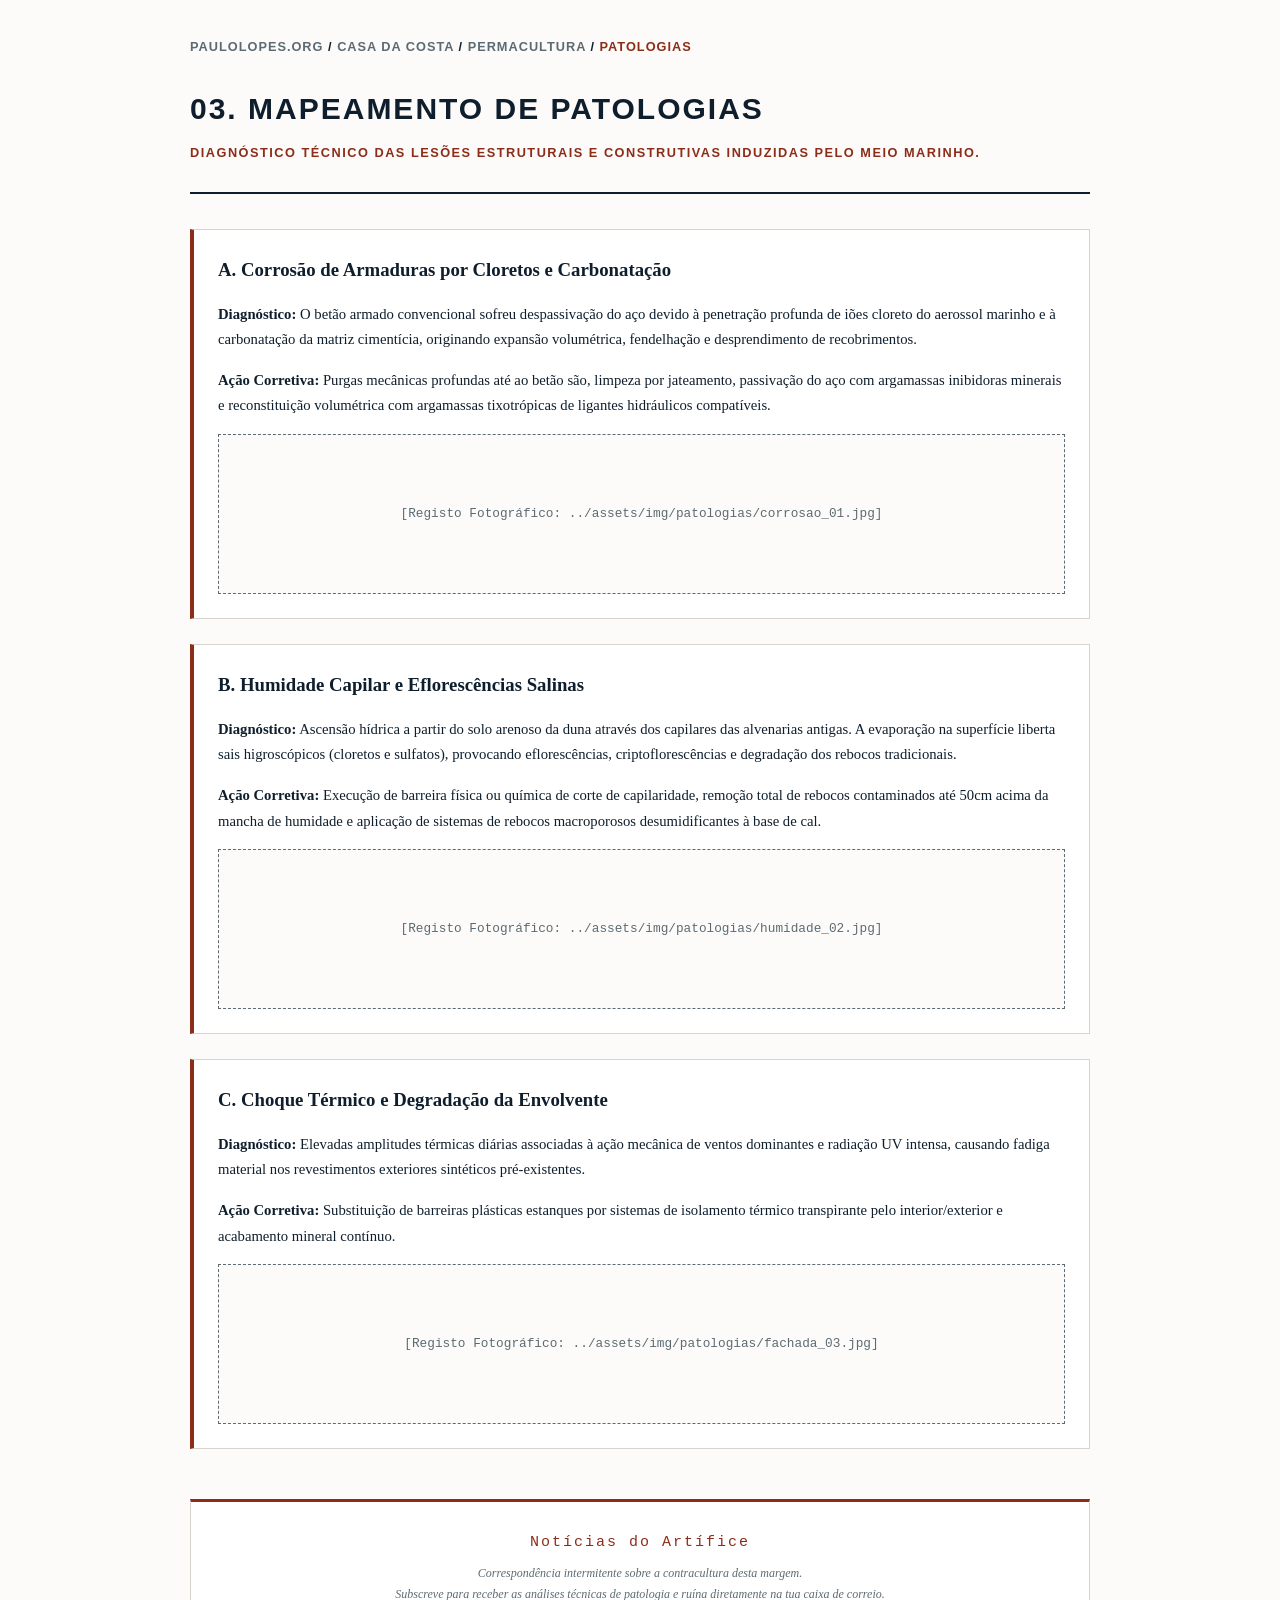
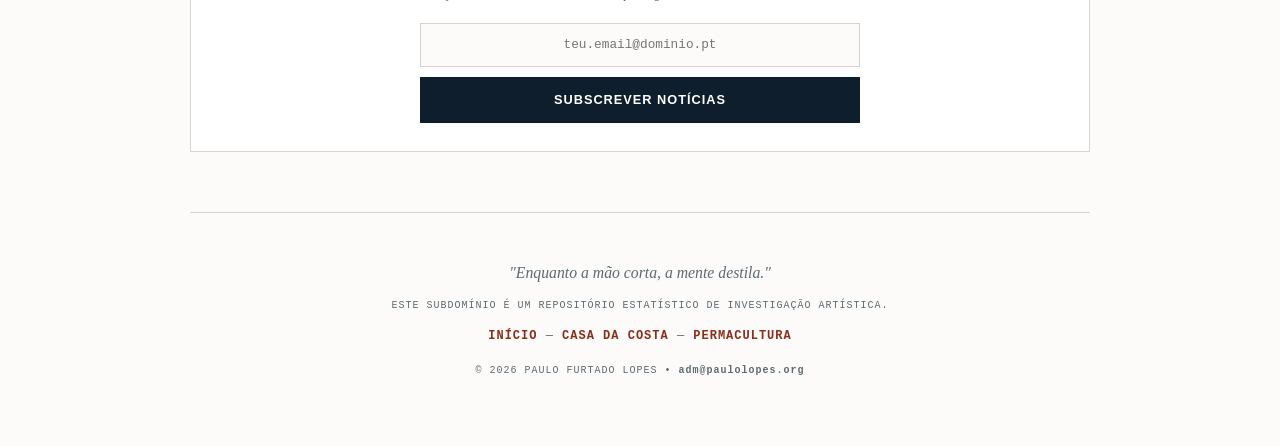
<file: permacultura/patologias.html>
<!DOCTYPE html>
<html lang="pt">
<head>
    <meta charset="UTF-8">
    <meta name="viewport" content="width=device-width, initial-scale=1.0">
    <link rel="icon" type="image/x-icon" href="/favicon.ico">

    <title>Mapeamento de Patologias | Permacultura | Casa da Costa | Paulo Lopes</title>

    <!-- Framework W3.CSS & Estilos de Suporte -->
    <link rel="stylesheet" href="https://www.w3schools.com/w3css/4/w3.css">
    <link rel="stylesheet" href="../assets/css/custom.css">

    <style>
        :root {
            --bg-color: #fcfbf9;          /* Marfim de Arquivo / Papel */
            --text-color: #0f1e2d;        /* Azul-Marinho Profundo */
            --accent-color: #8c2d19;      /* Vermelho-Tijolo / Sanguínea */
            --muted-color: #5c6b73;       /* Azul Pedra / Grafite / Salitre */
            --border-color: #d8d3cd;      /* Linha de Divisão Subtil */
            --card-bg: #ffffff;           /* Branco Puro para Blocos */
            
            --font-serif: "Cardo", "Georgia", "Times New Roman", serif;
            --font-sans: -apple-system, BlinkMacSystemFont, "Segoe UI", Roboto, sans-serif;
            --font-mono: 'IBM Plex Mono', 'Courier New', monospace;
        }

        body {
            background-color: var(--bg-color) !important;
            color: var(--text-color) !important;
            font-family: var(--font-serif);
            line-height: 1.75;
            font-size: 1.05rem;
            margin: 0;
            min-height: 100vh;
            -webkit-font-smoothing: antialiased;
        }

        .font-sans { font-family: var(--font-sans) !important; }
        .font-mono { font-family: var(--font-mono) !important; }

        .breadcrumb {
            font-family: var(--font-sans);
            font-size: 0.85rem;
            text-transform: uppercase;
            letter-spacing: 1px;
            font-weight: 600;
            margin-bottom: 25px;
        }

        .breadcrumb a {
            color: var(--muted-color);
            text-decoration: none;
            transition: color 0.2s ease;
        }

        .breadcrumb a:hover {
            color: var(--accent-color);
        }

        .breadcrumb span {
            color: var(--accent-color);
        }

        header {
            border-bottom: 2px solid var(--text-color);
            padding-bottom: 20px;
            margin-bottom: 35px;
        }

        h1 {
            font-family: var(--font-sans);
            font-size: 2rem;
            font-weight: 600;
            letter-spacing: 2px;
            text-transform: uppercase;
            color: var(--text-color);
            margin: 0 0 6px 0;
        }

        .subtitle {
            font-family: var(--font-sans);
            font-size: 0.85rem;
            color: var(--accent-color);
            text-transform: uppercase;
            letter-spacing: 1.5px;
            font-weight: 600;
            margin: 0 0 8px 0;
        }

        .section-card {
            background-color: var(--card-bg);
            border: 1px solid var(--border-color);
            border-left: 4px solid var(--accent-color);
            padding: 24px;
            margin-bottom: 25px;
        }

        .section-card h3 {
            font-family: var(--font-serif);
            font-size: 1.25rem;
            color: var(--text-color);
            margin-top: 0;
            margin-bottom: 12px;
            font-weight: 600;
        }

        .section-card p {
            font-size: 0.98rem;
            color: var(--text-color);
            margin-bottom: 10px;
        }

        .image-placeholder {
            background-color: var(--bg-color);
            border: 1px dashed var(--muted-color);
            min-height: 160px;
            display: flex;
            align-items: center;
            justify-content: center;
            margin-top: 15px;
            color: var(--muted-color);
            font-family: var(--font-mono);
            font-size: 0.85rem;
        }

        .newsletter-section {
            background-color: var(--card-bg);
            border: 1px solid var(--border-color);
            border-top: 3px solid var(--accent-color);
            padding: 28px;
            margin-top: 50px;
            margin-bottom: 50px;
        }

        .embeddable-buttondown-form {
            display: flex;
            flex-direction: column;
            gap: 10px;
            max-width: 440px;
            margin: 0 auto;
        }

        .embeddable-buttondown-form input[type="email"] {
            box-sizing: border-box;
            width: 100%;
            padding: 10px 14px;
            border: 1px solid var(--border-color);
            background: var(--bg-color);
            color: var(--text-color);
            font-family: var(--font-mono);
            font-size: 0.85rem;
            text-align: center;
        }

        .embeddable-buttondown-form input[type="submit"] {
            padding: 12px 18px;
            border: 0;
            background: var(--text-color);
            color: #ffffff;
            font-family: var(--font-sans);
            font-size: 0.85rem;
            font-weight: 600;
            text-transform: uppercase;
            letter-spacing: 1px;
            cursor: pointer;
            transition: background 0.2s ease;
        }

        .embeddable-buttondown-form input[type="submit"]:hover {
            background: var(--accent-color);
        }

        footer.site-footer {
            margin-top: 60px;
            border-top: 1px solid var(--border-color);
            padding-top: 30px;
            padding-bottom: 30px;
            font-family: var(--font-sans);
            font-size: 0.82rem;
            color: var(--muted-color);
            text-align: center;
        }

        footer.site-footer a {
            color: var(--accent-color);
            text-decoration: none;
            font-weight: 600;
        }

        footer.site-footer a:hover {
            text-decoration: underline;
        }

        .footer-links {
            font-family: var(--font-mono);
            font-size: 0.8rem;
            text-transform: uppercase;
            letter-spacing: 1px;
            margin-bottom: 15px;
        }
    </style>
</head>
<body class="w3-padding-large">

    <main class="w3-content w3-padding-24" style="max-width: 900px;">

        <!-- Navegação Breadcrumb Superior -->
        <nav class="breadcrumb">
            <a href="https://paulolopes.org">paulolopes.org</a> / <a href="../index.html">casa da costa</a> / <a href="./index.html">permacultura</a> / <span>patologias</span>
        </nav>

        <!-- Cabeçalho -->
        <header>
            <h1>03. Mapeamento de Patologias</h1>
            <p class="subtitle">Diagnóstico técnico das lesões estruturais e construtivas induzidas pelo meio marinho.</p>
        </header>

        <!-- Conteúdo do Diagnóstico -->
        <section>
            
            <div class="section-card">
                <h3>A. Corrosão de Armaduras por Cloretos e Carbonatação</h3>
                <p><b>Diagnóstico:</b> O betão armado convencional sofreu despassivação do aço devido à penetração profunda de iões cloreto do aerossol marinho e à carbonatação da matriz cimentícia, originando expansão volumétrica, fendelhação e desprendimento de recobrimentos.</p>
                <p><b>Ação Corretiva:</b> Purgas mecânicas profundas até ao betão são, limpeza por jateamento, passivação do aço com argamassas inibidoras minerais e reconstituição volumétrica com argamassas tixotrópicas de ligantes hidráulicos compatíveis.</p>
                <div class="image-placeholder">
                    <span>[Registo Fotográfico: ../assets/img/patologias/corrosao_01.jpg]</span>
                </div>
            </div>

            <div class="section-card">
                <h3>B. Humidade Capilar e Eflorescências Salinas</h3>
                <p><b>Diagnóstico:</b> Ascensão hídrica a partir do solo arenoso da duna através dos capilares das alvenarias antigas. A evaporação na superfície liberta sais higroscópicos (cloretos e sulfatos), provocando eflorescências, criptoflorescências e degradação dos rebocos tradicionais.</p>
                <p><b>Ação Corretiva:</b> Execução de barreira física ou química de corte de capilaridade, remoção total de rebocos contaminados até 50cm acima da mancha de humidade e aplicação de sistemas de rebocos macroporosos desumidificantes à base de cal.</p>
                <div class="image-placeholder">
                    <span>[Registo Fotográfico: ../assets/img/patologias/humidade_02.jpg]</span>
                </div>
            </div>

            <div class="section-card">
                <h3>C. Choque Térmico e Degradação da Envolvente</h3>
                <p><b>Diagnóstico:</b> Elevadas amplitudes térmicas diárias associadas à ação mecânica de ventos dominantes e radiação UV intensa, causando fadiga material nos revestimentos exteriores sintéticos pré-existentes.</p>
                <p><b>Ação Corretiva:</b> Substituição de barreiras plásticas estanques por sistemas de isolamento térmico transpirante pelo interior/exterior e acabamento mineral contínuo.</p>
                <div class="image-placeholder">
                    <span>[Registo Fotográfico: ../assets/img/patologias/fachada_03.jpg]</span>
                </div>
            </div>

        </section>

        <!-- Módulo de Newsletter (D2C) -->
        <section class="newsletter-section w3-center">
            <h2 class="w3-medium w3-uppercase font-mono" style="color: var(--accent-color); letter-spacing: 2px; margin: 0 0 6px 0;">
                Notícias do Artífice
            </h2>
            <p class="w3-small font-serif" style="color: var(--muted-color); max-width: 580px; margin: 0 auto 1.2rem auto; font-style: italic;">
                Correspondência intermitente sobre a contracultura desta margem. <br>
                Subscreve para receber as análises técnicas de patologia e ruína diretamente na tua caixa de correio.
            </p>

            <form action="https://buttondown.com/api/emails/embed-subscribe/pjfcl" method="post" target="popupwindow" onsubmit="window.open('https://buttondown.com/pjfcl', 'popupwindow')" class="embeddable-buttondown-form">
                <input type="email" name="email" id="bd-email" placeholder="teu.email@dominio.pt" required />
                <input type="submit" value="Subscrever Notícias" />
            </form>
        </section>

        <!-- Rodapé Padronizado -->
        <footer class="site-footer">
            <p class="font-serif" style="font-style: italic; font-size: 1.05rem; color: var(--muted-color); margin-bottom: 10px;">
                "Enquanto a mão corta, a mente destila."
            </p>
            <p class="font-mono w3-tiny w3-uppercase w3-wide" style="letter-spacing: 1px; margin-bottom: 0.8rem;">
                ESTE SUBDOMÍNIO É UM REPOSITÓRIO ESTATÍSTICO DE INVESTIGAÇÃO ARTÍSTICA.
            </p>
            <div class="footer-links">
                <a href="https://paulolopes.org">Início</a> &mdash; 
                <a href="https://paulolopes.org/costa/">Casa da Costa</a> &mdash;
                <a href="./index.html">Permacultura</a>
            </div>
            <p class="font-mono w3-tiny w3-uppercase w3-wide" style="letter-spacing: 1px; margin-top: 15px; margin: 0;">
                © 2026 PAULO FURTADO LOPES • <a href="mailto:adm@paulolopes.org" style="color: inherit;">adm@paulolopes.org</a>
            </p>
        </footer>

    </main>

</body>
</html>
</file>
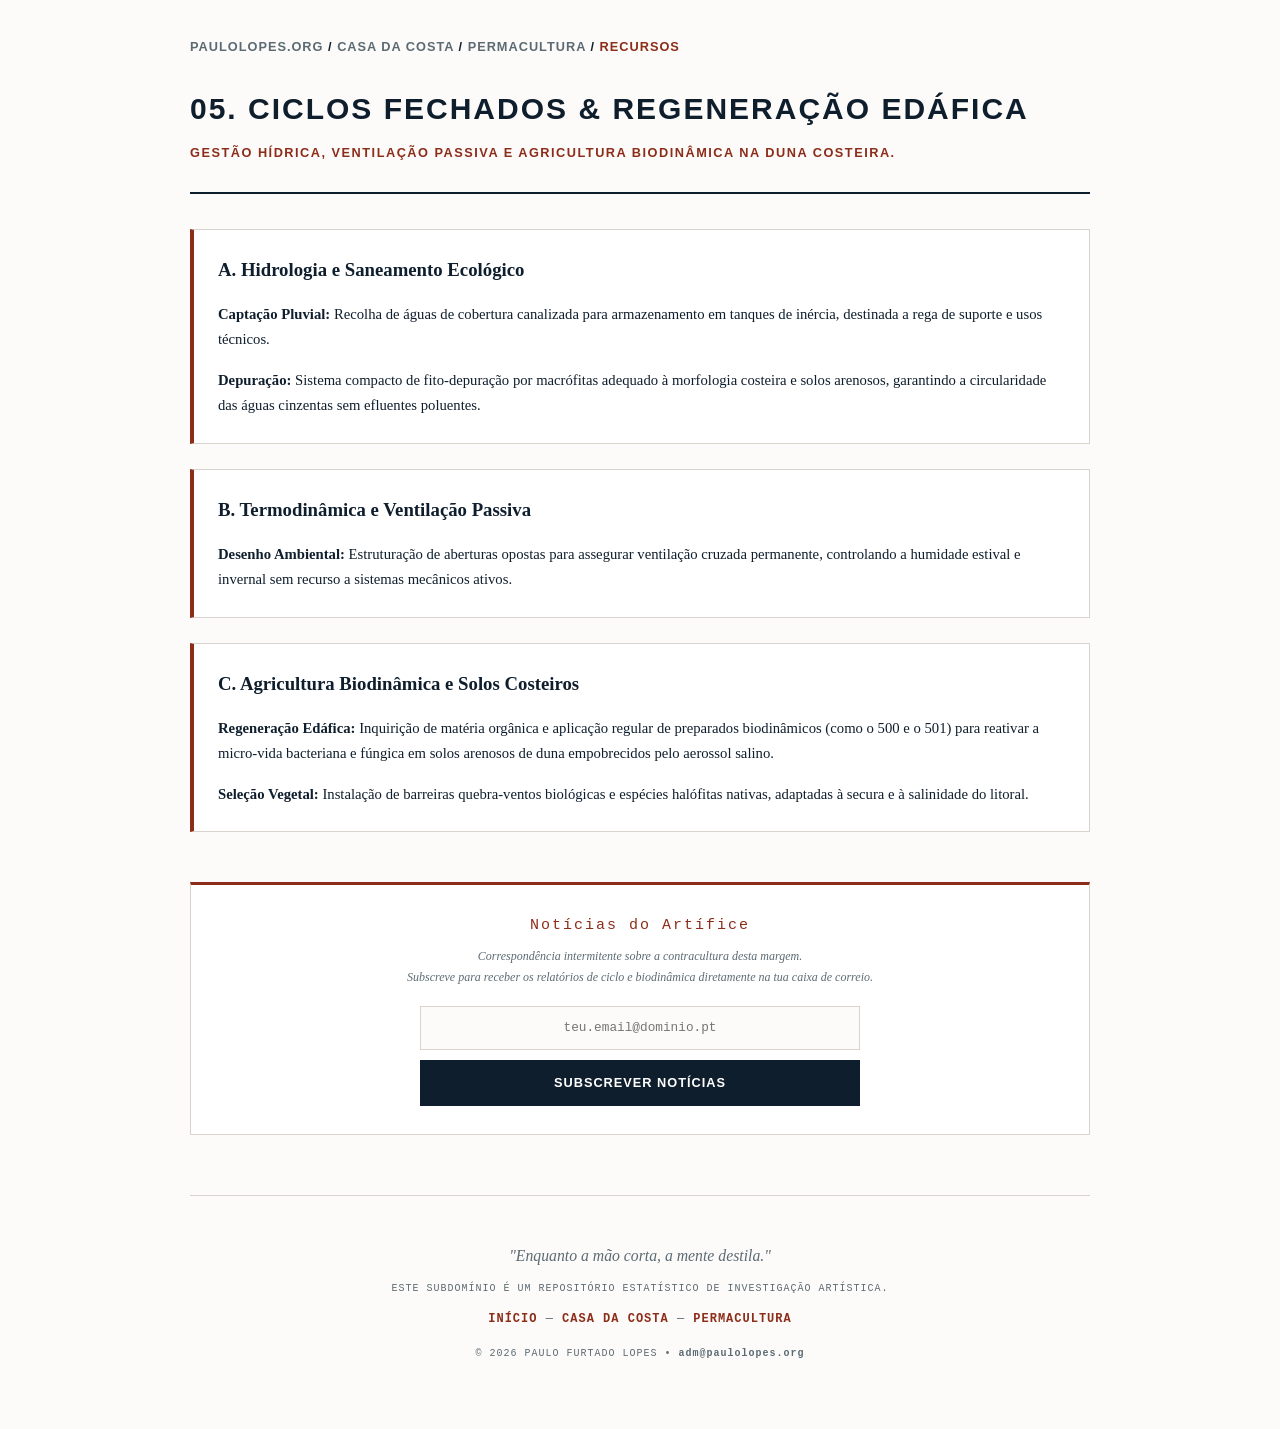
<file: permacultura/recursos.html>
<!DOCTYPE html>
<html lang="pt">
<head>
    <meta charset="UTF-8">
    <meta name="viewport" content="width=device-width, initial-scale=1.0">
    <link rel="icon" type="image/x-icon" href="/favicon.ico">

    <title>Ciclos Fechados & Recursos | Permacultura | Casa da Costa | Paulo Lopes</title>

    <!-- Framework W3.CSS & Estilos de Suporte -->
    <link rel="stylesheet" href="https://www.w3schools.com/w3css/4/w3.css">
    <link rel="stylesheet" href="../assets/css/custom.css">

    <style>
        :root {
            --bg-color: #fcfbf9;          /* Marfim de Arquivo / Papel */
            --text-color: #0f1e2d;        /* Azul-Marinho Profundo */
            --accent-color: #8c2d19;      /* Vermelho-Tijolo / Sanguínea */
            --muted-color: #5c6b73;       /* Azul Pedra / Grafite / Salitre */
            --border-color: #d8d3cd;      /* Linha de Divisão Subtil */
            --card-bg: #ffffff;           /* Branco Puro para Blocos */
            
            --font-serif: "Cardo", "Georgia", "Times New Roman", serif;
            --font-sans: -apple-system, BlinkMacSystemFont, "Segoe UI", Roboto, sans-serif;
            --font-mono: 'IBM Plex Mono', 'Courier New', monospace;
        }

        body {
            background-color: var(--bg-color) !important;
            color: var(--text-color) !important;
            font-family: var(--font-serif);
            line-height: 1.75;
            font-size: 1.05rem;
            margin: 0;
            min-height: 100vh;
            -webkit-font-smoothing: antialiased;
        }

        .font-sans { font-family: var(--font-sans) !important; }
        .font-mono { font-family: var(--font-mono) !important; }

        .breadcrumb {
            font-family: var(--font-sans);
            font-size: 0.85rem;
            text-transform: uppercase;
            letter-spacing: 1px;
            font-weight: 600;
            margin-bottom: 25px;
        }

        .breadcrumb a {
            color: var(--muted-color);
            text-decoration: none;
            transition: color 0.2s ease;
        }

        .breadcrumb a:hover {
            color: var(--accent-color);
        }

        .breadcrumb span {
            color: var(--accent-color);
        }

        header {
            border-bottom: 2px solid var(--text-color);
            padding-bottom: 20px;
            margin-bottom: 35px;
        }

        h1 {
            font-family: var(--font-sans);
            font-size: 2rem;
            font-weight: 600;
            letter-spacing: 2px;
            text-transform: uppercase;
            color: var(--text-color);
            margin: 0 0 6px 0;
        }

        .subtitle {
            font-family: var(--font-sans);
            font-size: 0.85rem;
            color: var(--accent-color);
            text-transform: uppercase;
            letter-spacing: 1.5px;
            font-weight: 600;
            margin: 0 0 8px 0;
        }

        .section-card {
            background-color: var(--card-bg);
            border: 1px solid var(--border-color);
            border-left: 4px solid var(--accent-color);
            padding: 24px;
            margin-bottom: 25px;
        }

        .section-card h3 {
            font-family: var(--font-serif);
            font-size: 1.25rem;
            color: var(--text-color);
            margin-top: 0;
            margin-bottom: 12px;
            font-weight: 600;
        }

        .section-card p {
            font-size: 0.98rem;
            color: var(--text-color);
            margin-bottom: 10px;
        }

        .section-card p:last-child {
            margin-bottom: 0;
        }

        .newsletter-section {
            background-color: var(--card-bg);
            border: 1px solid var(--border-color);
            border-top: 3px solid var(--accent-color);
            padding: 28px;
            margin-top: 50px;
            margin-bottom: 50px;
        }

        .embeddable-buttondown-form {
            display: flex;
            flex-direction: column;
            gap: 10px;
            max-width: 440px;
            margin: 0 auto;
        }

        .embeddable-buttondown-form input[type="email"] {
            box-sizing: border-box;
            width: 100%;
            padding: 10px 14px;
            border: 1px solid var(--border-color);
            background: var(--bg-color);
            color: var(--text-color);
            font-family: var(--font-mono);
            font-size: 0.85rem;
            text-align: center;
        }

        .embeddable-buttondown-form input[type="submit"] {
            padding: 12px 18px;
            border: 0;
            background: var(--text-color);
            color: #ffffff;
            font-family: var(--font-sans);
            font-size: 0.85rem;
            font-weight: 600;
            text-transform: uppercase;
            letter-spacing: 1px;
            cursor: pointer;
            transition: background 0.2s ease;
        }

        .embeddable-buttondown-form input[type="submit"]:hover {
            background: var(--accent-color);
        }

        footer.site-footer {
            margin-top: 60px;
            border-top: 1px solid var(--border-color);
            padding-top: 30px;
            padding-bottom: 30px;
            font-family: var(--font-sans);
            font-size: 0.82rem;
            color: var(--muted-color);
            text-align: center;
        }

        footer.site-footer a {
            color: var(--accent-color);
            text-decoration: none;
            font-weight: 600;
        }

        footer.site-footer a:hover {
            text-decoration: underline;
        }

        .footer-links {
            font-family: var(--font-mono);
            font-size: 0.8rem;
            text-transform: uppercase;
            letter-spacing: 1px;
            margin-bottom: 15px;
        }
    </style>
</head>
<body class="w3-padding-large">

    <main class="w3-content w3-padding-24" style="max-width: 900px;">

        <!-- Navegação Breadcrumb Superior -->
        <nav class="breadcrumb">
            <a href="https://paulolopes.org">paulolopes.org</a> / <a href="../index.html">casa da costa</a> / <a href="./index.html">permacultura</a> / <span>recursos</span>
        </nav>

        <!-- Cabeçalho -->
        <header>
            <h1>05. Ciclos Fechados & Regeneração Edáfica</h1>
            <p class="subtitle">Gestão hídrica, ventilação passiva e agricultura biodinâmica na duna costeira.</p>
        </header>

        <!-- Conteúdo dos Recursos e Ciclos -->
        <section>
            
            <div class="section-card">
                <h3>A. Hidrologia e Saneamento Ecológico</h3>
                <p><b>Captação Pluvial:</b> Recolha de águas de cobertura canalizada para armazenamento em tanques de inércia, destinada a rega de suporte e usos técnicos.</p>
                <p><b>Depuração:</b> Sistema compacto de fito-depuração por macrófitas adequado à morfologia costeira e solos arenosos, garantindo a circularidade das águas cinzentas sem efluentes poluentes.</p>
            </div>

            <div class="section-card">
                <h3>B. Termodinâmica e Ventilação Passiva</h3>
                <p><b>Desenho Ambiental:</b> Estruturação de aberturas opostas para assegurar ventilação cruzada permanente, controlando a humidade estival e invernal sem recurso a sistemas mecânicos ativos.</p>
            </div>

            <div class="section-card">
                <h3>C. Agricultura Biodinâmica e Solos Costeiros</h3>
                <p><b>Regeneração Edáfica:</b> Inquirição de matéria orgânica e aplicação regular de preparados biodinâmicos (como o 500 e o 501) para reativar a micro-vida bacteriana e fúngica em solos arenosos de duna empobrecidos pelo aerossol salino.</p>
                <p><b>Seleção Vegetal:</b> Instalação de barreiras quebra-ventos biológicas e espécies halófitas nativas, adaptadas à secura e à salinidade do litoral.</p>
            </div>

        </section>

        <!-- Módulo de Newsletter (D2C) -->
        <section class="newsletter-section w3-center">
            <h2 class="w3-medium w3-uppercase font-mono" style="color: var(--accent-color); letter-spacing: 2px; margin: 0 0 6px 0;">
                Notícias do Artífice
            </h2>
            <p class="w3-small font-serif" style="color: var(--muted-color); max-width: 580px; margin: 0 auto 1.2rem auto; font-style: italic;">
                Correspondência intermitente sobre a contracultura desta margem. <br>
                Subscreve para receber os relatórios de ciclo e biodinâmica diretamente na tua caixa de correio.
            </p>

            <form action="https://buttondown.com/api/emails/embed-subscribe/pjfcl" method="post" target="popupwindow" onsubmit="window.open('https://buttondown.com/pjfcl', 'popupwindow')" class="embeddable-buttondown-form">
                <input type="email" name="email" id="bd-email" placeholder="teu.email@dominio.pt" required />
                <input type="submit" value="Subscrever Notícias" />
            </form>
        </section>

        <!-- Rodapé Padronizado -->
        <footer class="site-footer">
            <p class="font-serif" style="font-style: italic; font-size: 1.05rem; color: var(--muted-color); margin-bottom: 10px;">
                "Enquanto a mão corta, a mente destila."
            </p>
            <p class="font-mono w3-tiny w3-uppercase w3-wide" style="letter-spacing: 1px; margin-bottom: 0.8rem;">
                ESTE SUBDOMÍNIO É UM REPOSITÓRIO ESTATÍSTICO DE INVESTIGAÇÃO ARTÍSTICA.
            </p>
            <div class="footer-links">
                <a href="https://paulolopes.org">Início</a> &mdash; 
                <a href="https://paulolopes.org/costa/">Casa da Costa</a> &mdash;
                <a href="./index.html">Permacultura</a>
            </div>
            <p class="font-mono w3-tiny w3-uppercase w3-wide" style="letter-spacing: 1px; margin-top: 15px; margin: 0;">
                © 2026 PAULO FURTADO LOPES • <a href="mailto:adm@paulolopes.org" style="color: inherit;">adm@paulolopes.org</a>
            </p>
        </footer>

    </main>

</body>
</html>
</file>
<file: assets/css/custom.css>
/* ==========================================================================
   CASA DA COSTA — Living Lab & Artistic Research
   Style Sheet de Suporte Especializado (assets/css/custom.css)
   ========================================================================== */

:root {
    --bg-color: #fcfbf9;          /* Marfim de Arquivo / Papel envelhecido */
    --text-color: #0f1e2d;        /* Azul-Marinho Profundo / Tinta */
    --accent-color: #8c2d19;      /* Vermelho-Tijolo / Sanguínea / Cal */
    --muted-color: #5c6b73;       /* Azul Pedra / Grafite / Salitre */
    --border-color: #d8d3cd;      /* Linha de Divisão Subtil */
    --card-bg: #ffffff;           /* Branco Puro para blocos de leitura */
    
    --font-serif: "Cardo", "Georgia", "Times New Roman", serif;
    --font-sans: -apple-system, BlinkMacSystemFont, "Segoe UI", Roboto, sans-serif;
    --font-mono: 'IBM Plex Mono', 'Courier New', monospace;
}

/* Base Editorial */
body {
    background-color: var(--bg-color) !important;
    color: var(--text-color) !important;
    font-family: var(--font-serif);
    line-height: 1.75;
    font-size: 1.05rem;
}

/* Tipografia de Código e Dados */
.font-mono { font-family: var(--font-mono) !important; }
.font-sans { font-family: var(--font-sans) !important; }
.font-serif { font-family: var(--font-serif) !important; }

/* Blocos Auto-Etnográficos (Diário de Obra e Transcrições) */
.log-entry {
    background-color: var(--card-bg);
    border: 1px solid var(--border-color);
    border-left: 4px solid var(--accent-color);
    padding: 25px;
    margin-bottom: 30px;
}

.log-meta {
    font-family: var(--font-mono);
    font-size: 0.8rem;
    color: var(--muted-color);
    text-transform: uppercase;
    letter-spacing: 1px;
    margin-bottom: 12px;
    display: block;
}

/* Citações e Cartografia Oral */
blockquote.oral-history {
    font-family: var(--font-serif);
    font-style: italic;
    font-size: 1.1rem;
    color: var(--text-color);
    border-left: 2px solid var(--text-color);
    margin: 20px 0;
    padding-left: 20px;
}

/* Tabelas de Dados Abertos e Patologias */
.open-data-table {
    width: 100%;
    border-collapse: collapse;
    font-family: var(--font-sans);
    font-size: 0.9rem;
    margin: 20px 0;
}

.open-data-table th {
    background-color: var(--text-color);
    color: #ffffff;
    text-align: left;
    padding: 10px 14px;
    font-family: var(--font-mono);
    font-size: 0.8rem;
    text-transform: uppercase;
    letter-spacing: 1px;
}

.open-data-table td {
    padding: 10px 14px;
    border-bottom: 1px solid var(--border-color);
    background-color: var(--card-bg);
}

.open-data-table tr:hover td {
    background-color: #f4f1ea;
}

/* Imagens Etnográficas com Escala */
.ethno-img-container {
    background-color: var(--card-bg);
    border: 1px solid var(--border-color);
    padding: 12px;
    margin: 20px 0;
    text-align: center;
}

.ethno-img-container img {
    max-width: 100%;
    height: auto;
    display: block;
    margin: 0 auto;
}

.ethno-caption {
    font-family: var(--font-mono);
    font-size: 0.78rem;
    color: var(--muted-color);
    margin-top: 10px;
    text-transform: uppercase;
    letter-spacing: 0.5px;
}
</file>
